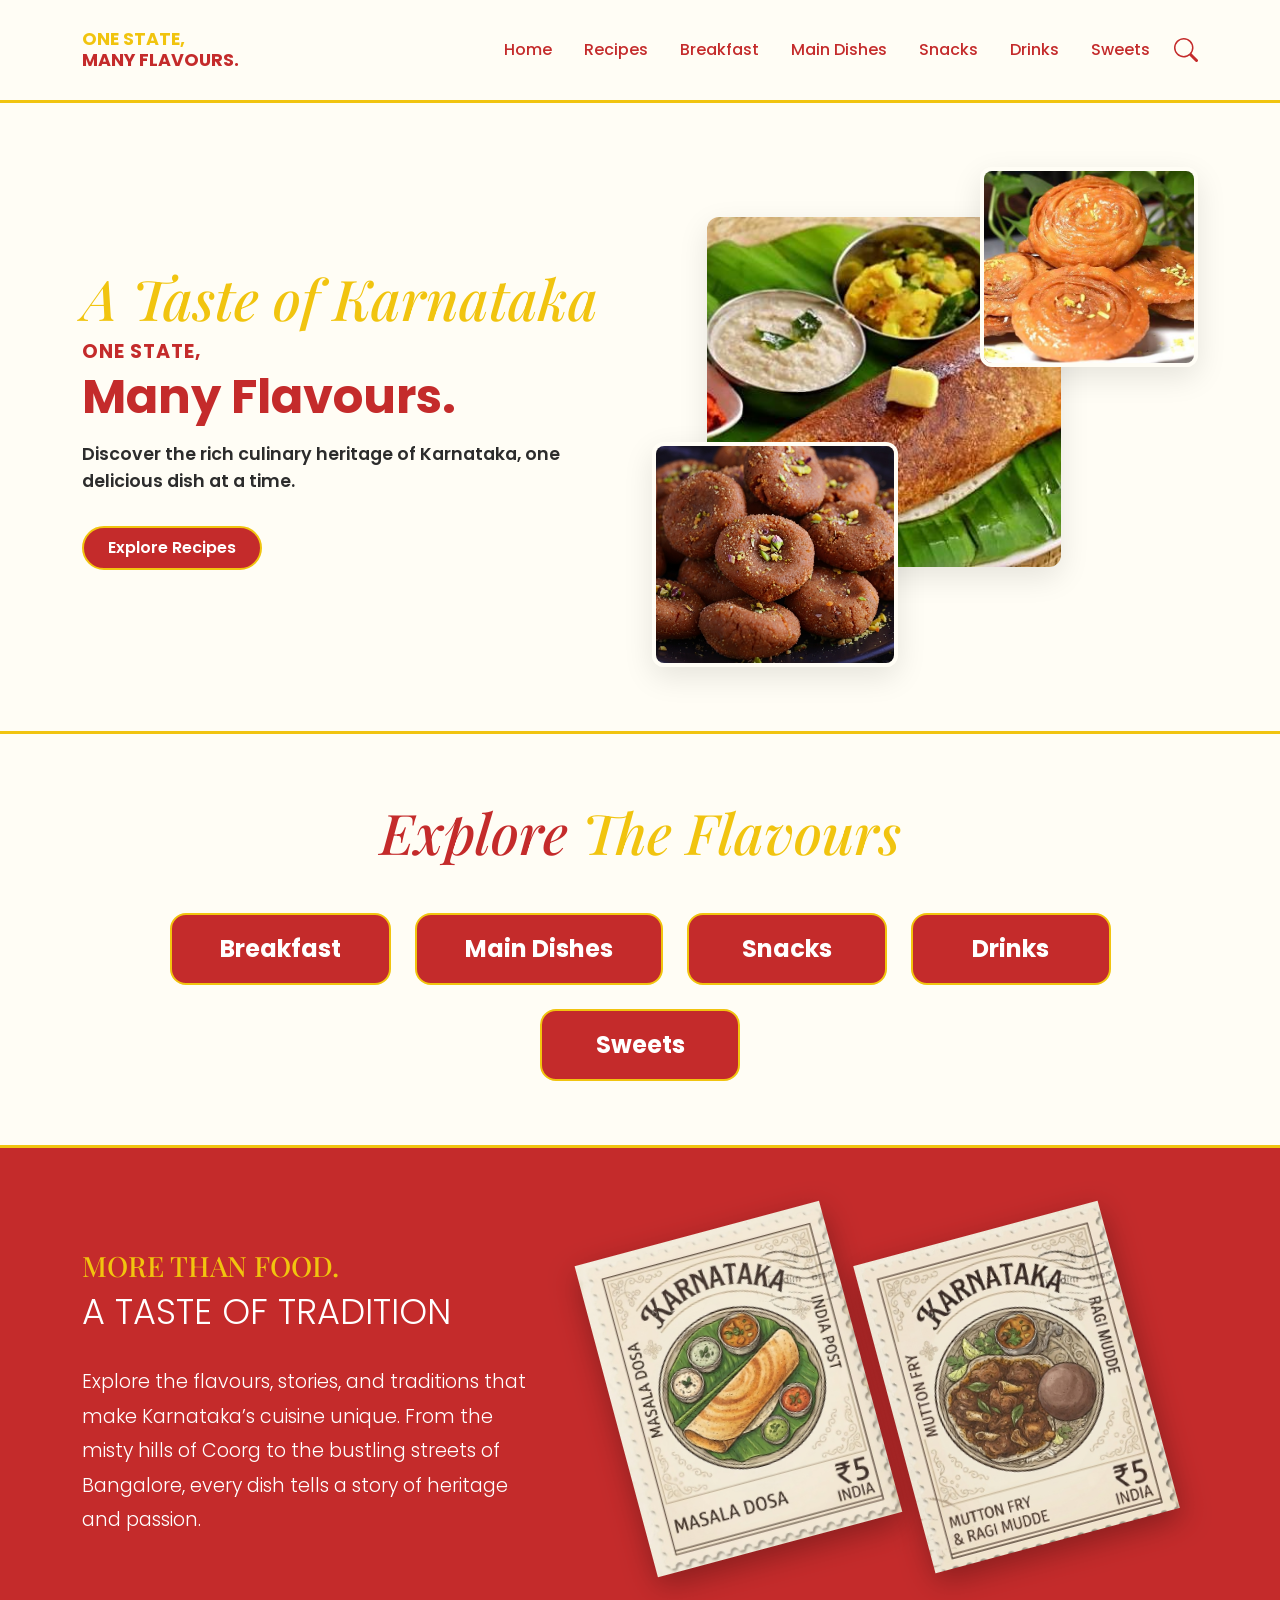
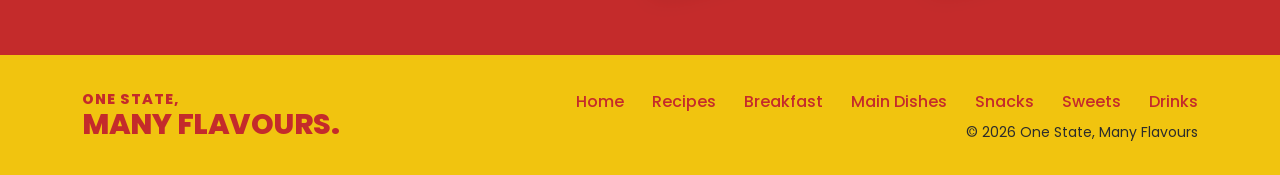
<file: website/index.html>
<!DOCTYPE html>
<html lang="en">
<head>
    <meta charset="UTF-8">
    <meta name="viewport" content="width=device-width, initial-scale=1.0">
    <title>A Taste of Karnataka - One State, Many Flavours</title>
    
    <link href="https://cdn.jsdelivr.net/npm/bootstrap@5.3.0/dist/css/bootstrap.min.css" rel="stylesheet">
    
    <link rel="preconnect" href="https://fonts.googleapis.com">
    <link rel="preconnect" href="https://fonts.gstatic.com" crossorigin>
    <link href="https://fonts.googleapis.com/css2?family=Playfair+Display:ital,wght@0,400;0,700;1,400;1,700&family=Poppins:wght@300;400;600;700&display=swap" rel="stylesheet">
    
    <link rel="stylesheet" href="css/style.css">
</head>
<body>

    <!-- Navigation Bar -->
    <nav class="navbar navbar-expand-lg sticky-top">
        <div class="container">
            <a class="navbar-brand" href="#">
                <span class="text-yellow">ONE STATE,</span><br>MANY FLAVOURS.
            </a>
            <button class="navbar-toggler" type="button" data-bs-toggle="collapse" data-bs-target="#mainNav">
                <span class="navbar-toggler-icon"></span>
            </button>
            <div class="collapse navbar-collapse" id="mainNav">
                <ul class="navbar-nav ms-auto mb-2 mb-lg-0 align-items-center">
                    <li class="nav-item"><a class="nav-link" href="index.html">Home</a></li>
                    <li class="nav-item"><a class="nav-link" href="recipes.html">Recipes</a></li>
                    <li class="nav-item"><a class="nav-link" href="breakfast.html">Breakfast</a></li>
                    <li class="nav-item"><a class="nav-link" href="main dishes.html">Main Dishes</a></li>
                    <li class="nav-item"><a class="nav-link" href="snacks.html">Snacks</a></li>
                    <li class="nav-item"><a class="nav-link active" href="drinks.html">Drinks</a></li>
                    <li class="nav-item"><a class="nav-link" href="sweets.html">Sweets</a></li>
                    
                    <li class="nav-item ms-3 position-relative">
                        <svg xmlns="http://www.w3.org/2000/svg" width="24" height="24" fill="currentColor" class="bi bi-search search-icon" viewBox="0 0 16 16" onclick="toggleSearch()">
                            <path d="M11.742 10.344a6.5 6.5 0 1 0-1.397 1.398h-.001c.03.04.062.078.098.115l3.85 3.85a1 1 0 0 0 1.415-1.414l-3.85-3.85a1.007 1.007 0 0 0-.115-.1zM12 6.5a5.5 5.5 0 1 1-11 0 5.5 5.5 0 0 1 11 0z"/>
                        </svg>
                        <div class="search-overlay" id="searchOverlay">
                            <input type="text" id="searchInput" placeholder="Search recipes..." onkeyup="filterContent()">
                            <button class="btn-close-search" onclick="toggleSearch()">×</button>
                        </div>
                    </li>
                </ul>
            </div>
        </div>
    </nav>
    
    <div class="yellow-divider"></div>

    <!-- Hero Section -->
    <header class="hero-section searchable-item">
        <div class="container">
            <div class="row align-items-center">
                <div class="col-lg-6 mb-5 mb-lg-0">
                    <h1 class="hero-title-script">A Taste of Karnataka</h1>
                    <h2 class="hero-subtitle-wrapper">
                        <span class="small-red-text">ONE STATE,</span> 
                        <span class="large-red-text">Many Flavours.</span>
                    </h2>
                    <p class="hero-desc">Discover the rich culinary heritage of Karnataka, one delicious dish at a time.</p>
                    <a href="#explore" class="btn btn-explore">Explore Recipes</a>
                </div>
                <div class="col-lg-6">
                    <div class="collage-container">
                        <img src="images/hero-thali.jpg" alt="Traditional Thali" class="img-collage img-main">
                        <img src="images/hero-Chiroti.jpg" alt="Chiroti" class="img-collage img-float-1">
                        <img src="images/hero-sweets.jpg" alt="Sweets" class="img-collage img-float-2">
                    </div>
                </div>
            </div>
        </div>
    </header>
    
    <div class="yellow-divider"></div>

        <!-- Explore Flavours Section -->
    <section id="explore" class="explore-section searchable-item">
        <div class="container">
            <h2 class="section-title">
                <span class="text-red">Explore</span> The Flavours
            </h2>
            
            <div class="category-grid">
                <a href="breakfast.html" class="cat-btn">Breakfast</a>
                <a href="main dishes.html" class="cat-btn">Main Dishes</a>
                <a href="snacks.html" class="cat-btn">Snacks</a>
                <a href="drinks.html" class="cat-btn">Drinks</a>
                <a href="sweets.html" class="cat-btn">Sweets</a>
            </div>
        </div>
    </section>
    <div class="yellow-divider"></div>

    <!-- Tradition Section -->
    <section class="tradition-section searchable-item">
        <div class="container">
            <div class="row align-items-center">
                <div class="col-lg-5 mb-5 mb-lg-0">
                    <h3 class="tradition-title text-yellow">MORE THAN FOOD.</h3>
                    <h4 class="tradition-subtitle">A TASTE OF TRADITION</h4>
                    <p class="tradition-text">
                        Explore the flavours, stories, and traditions that make Karnataka’s cuisine unique. From the misty hills of Coorg to the bustling streets of Bangalore, every dish tells a story of heritage and passion.
                    </p>
                </div>
                <div class="col-lg-7">
                    <div class="row justify-content-center">
                        <div class="col-md-5 col-6 mb-4">
                            <div class="stamp-wrapper rotate-left">
                                <img src="images/stamp-dosa.png" alt="Masala Dosa Stamp" class="stamp-image">
                            </div>
                        </div>
                        <div class="col-md-5 col-6 mb-4">
                            <div class="stamp-wrapper rotate-right">
                                <img src="images/stamp-mutton.png" alt="Mutton Fry Stamp" class="stamp-image">
                            </div>
                        </div>
                    </div>
                </div>
            </div>
        </div>
    </section>

    <div class="yellow-divider"></div>

    <!-- Footer -->
    <footer>
        <div class="container">
            <div class="row align-items-center">
                <div class="col-md-4 text-center text-md-start mb-3 mb-md-0">
                    <div class="footer-logo">
                        <span class="footer-small">ONE STATE,</span>
                        MANY FLAVOURS.
                    </div>
                </div>
                <div class="col-md-8 text-center text-md-end">
                    <div class="footer-links mb-2">
                        <a href="index.html">Home</a>
                        <a href="recipes.html">Recipes</a>
                        <a href="breakfast.html">Breakfast</a>
                        <a href="main dishes.html">Main Dishes</a>
                        <a href="snacks.html">Snacks</a>
                        <a href="sweets.html">Sweets</a>
                        <a href="drinks.html">Drinks</a>
                    </div>
                    <small class="d-block mt-2">&copy; 2026 One State, Many Flavours</small>
                </div>
            </div>
        </div>
    </footer>

    <script src="https://cdn.jsdelivr.net/npm/bootstrap@5.3.0/dist/js/bootstrap.bundle.min.js"></script>
    <script src="js/script.js"></script>
</body>
</html>
</file>
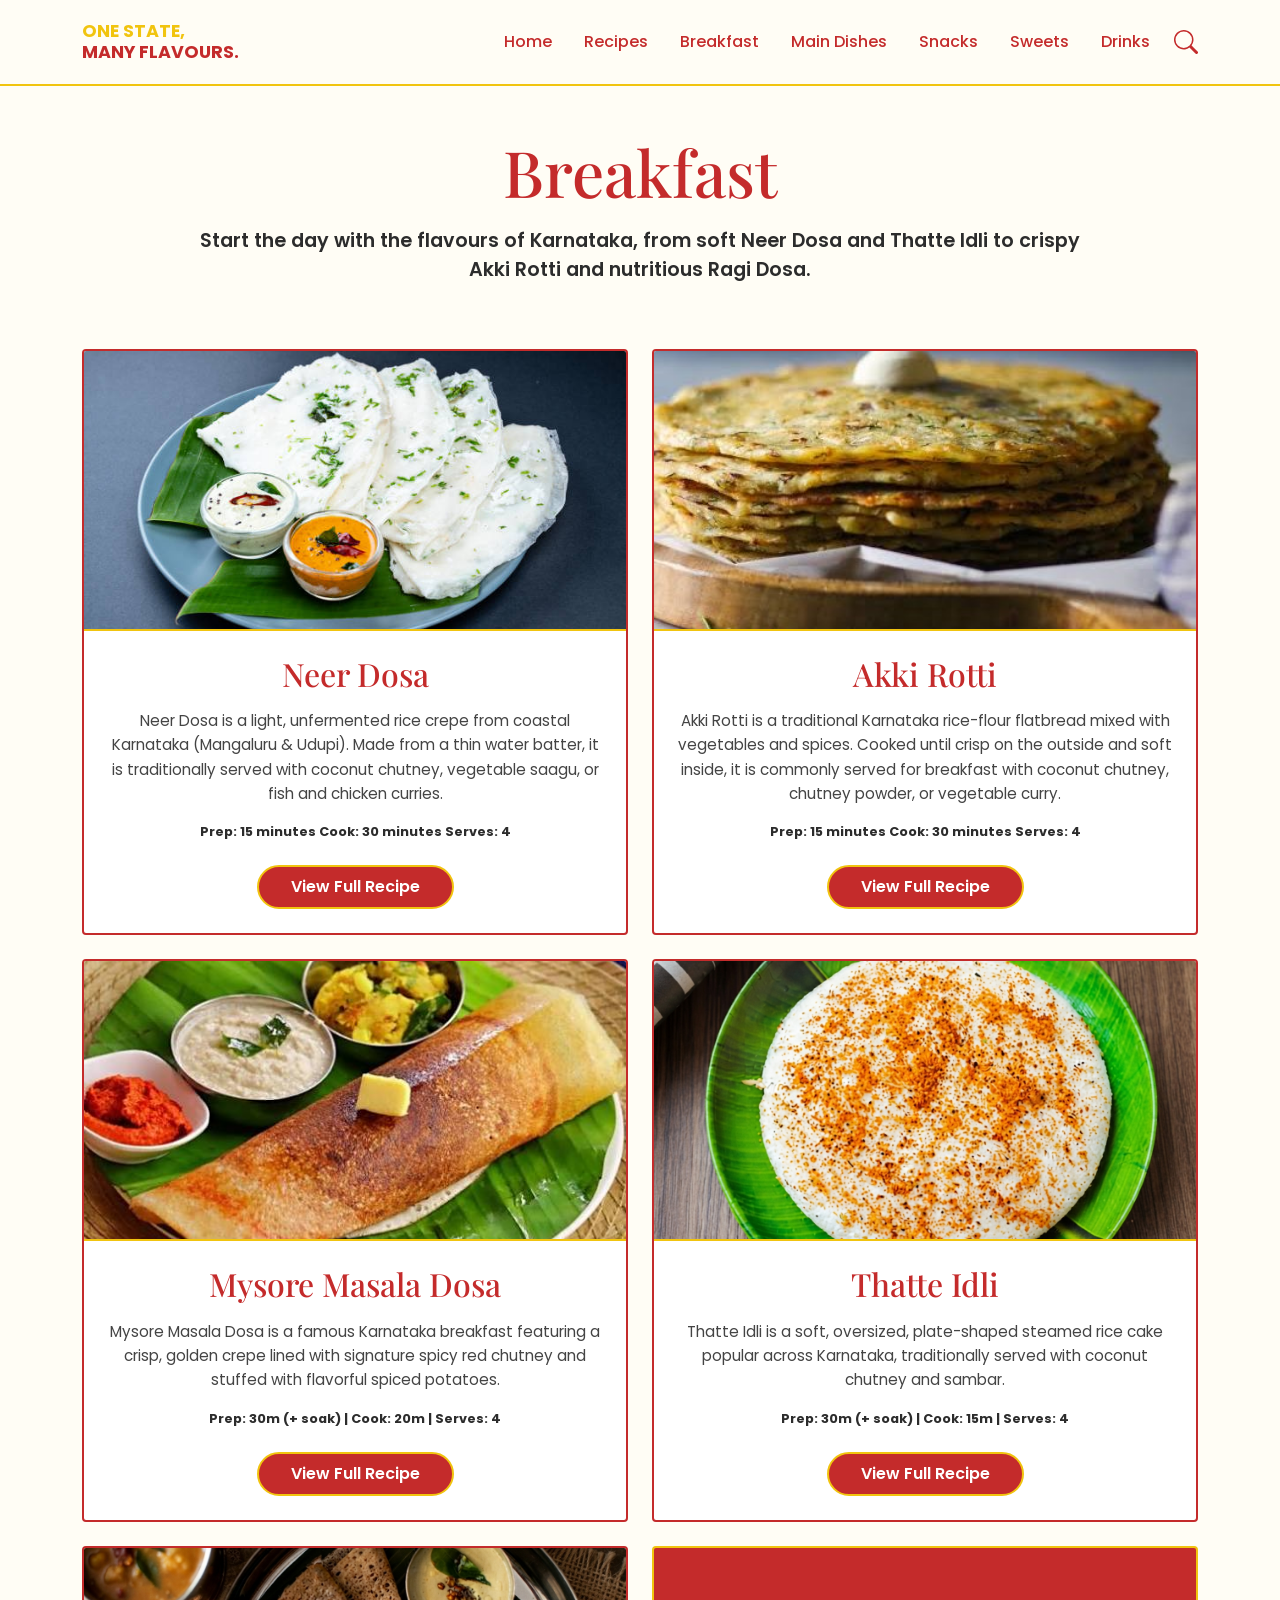
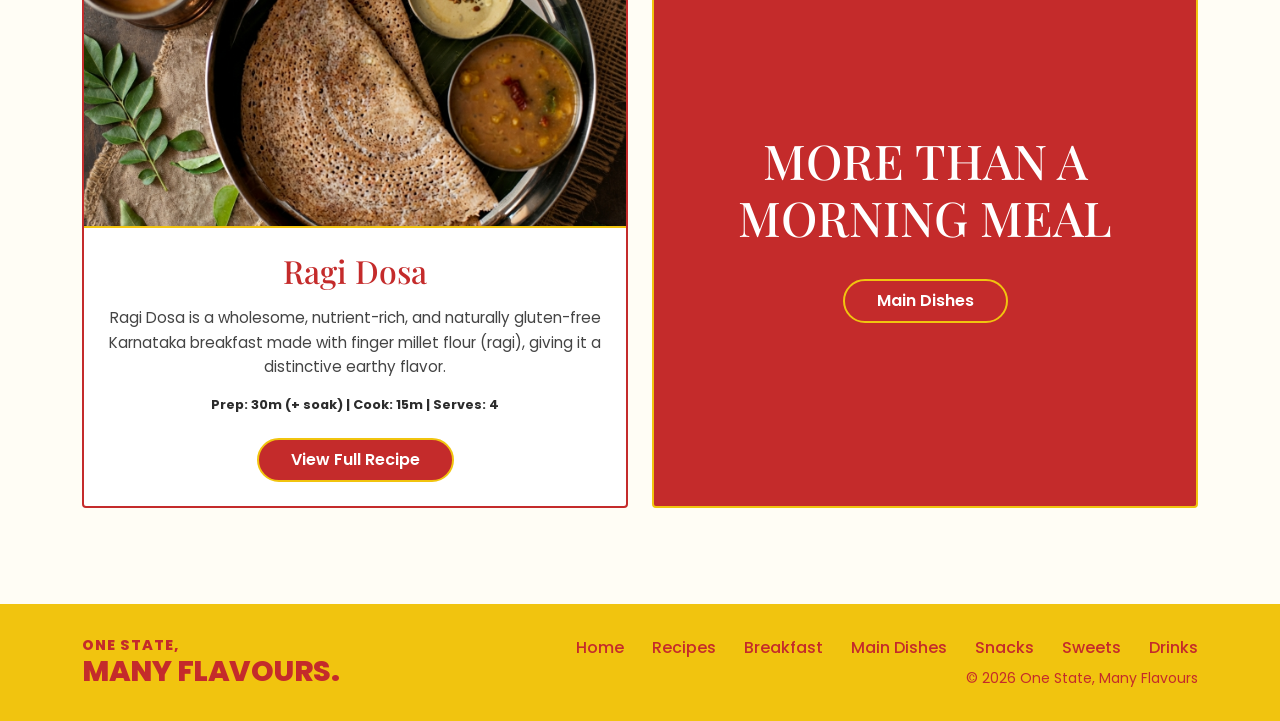
<file: website/breakfast.html>
<!DOCTYPE html>
<html lang="en">
<head>
    <meta charset="UTF-8">
    <meta name="viewport" content="width=device-width, initial-scale=1.0">
    <title>Breakfast | One State, Many Flavours</title>
    
    <!-- Bootstrap 5 CSS -->
    <link href="https://cdn.jsdelivr.net/npm/bootstrap@5.3.0/dist/css/bootstrap.min.css" rel="stylesheet">
    
    <!-- Google Fonts -->
    <link rel="preconnect" href="https://fonts.googleapis.com">
    <link rel="preconnect" href="https://fonts.gstatic.com" crossorigin>
    <link href="https://fonts.googleapis.com/css2?family=Playfair+Display:ital,wght@0,400;0,700;1,400;1,700&family=Poppins:wght@300;400;600;700&display=swap" rel="stylesheet">
    
    <!-- Custom CSS -->
    <link rel="stylesheet" href="css/category-style.css">
</head>
<body>

    <!-- Navigation Bar -->
    <nav class="navbar navbar-expand-lg sticky-top">
        <div class="container">
             <a class="navbar-brand" href="index.html">
                <span class="text-yellow">ONE STATE,</span><br>MANY FLAVOURS.
            </a>
            <button class="navbar-toggler" type="button" data-bs-toggle="collapse" data-bs-target="#mainNav">
                <span class="navbar-toggler-icon"></span>
            </button>
            <div class="collapse navbar-collapse" id="mainNav">
                <ul class="navbar-nav ms-auto mb-2 mb-lg-0 align-items-center">
                    <li class="nav-item"><a class="nav-link" href="index.html">Home</a></li>
                    <li class="nav-item"><a class="nav-link" href="recipes.html">Recipes</a></li>
                    <li class="nav-item"><a class="nav-link active" href="breakfast.html">Breakfast</a></li>
                    <li class="nav-item"><a class="nav-link" href="main dishes.html">Main Dishes</a></li>
                    <li class="nav-item"><a class="nav-link" href="snacks.html">Snacks</a></li>
                    <li class="nav-item"><a class="nav-link" href="sweets.html">Sweets</a></li>
                    <li class="nav-item"><a class="nav-link" href="drinks.html">Drinks</a></li>
                    
                    <!-- Search Icon & Overlay -->
                    <li class="nav-item ms-3 position-relative">
                        <svg xmlns="http://www.w3.org/2000/svg" width="24" height="24" fill="currentColor" class="bi bi-search search-icon" viewBox="0 0 16 16" onclick="toggleSearch()">
                            <path d="M11.742 10.344a6.5 6.5 0 1 0-1.397 1.398h-.001c.03.04.062.078.098.115l3.85 3.85a1 1 0 0 0 1.415-1.414l-3.85-3.85a1.007 1.007 0 0 0-.115-.1zM12 6.5a5.5 5.5 0 1 1-11 0 5.5 5.5 0 0 1 11 0z"/>
                        </svg>
                        <div class="search-overlay" id="searchOverlay">
                            <input type="text" id="searchInput" placeholder="Search recipes..." onkeyup="filterContent()">
                            <button class="btn-close-search" onclick="toggleSearch()">×</button>
                        </div>
                    </li>
                </ul>
            </div>
        </div>
    </nav>

    <!-- Page Header -->
    <header class="category-header searchable-item">
        <div class="container">
            <h1 class="category-title">Breakfast</h1>
            <p class="category-subtitle">Start the day with the flavours of Karnataka, from soft Neer Dosa and Thatte Idli to crispy Akki Rotti and nutritious Ragi Dosa.</p>
        </div>
    </header>

    <!-- Recipe Grid Section -->
    <section class="recipe-grid-section">
        <div class="container">
            <div class="row g-4 searchable-item">
                
                <!-- Card 1: Neer Dosa -->
                <div class="col-lg-6">
                    <div class="recipe-card-horizontal">
                        <div class="card-img-wrapper">
                            <img src="images/breakfast/neer-dosa.jpg" alt="Neer Dosa">
                        </div>
                        <div class="card-content">
                            <h3 class="card-title-serif">Neer Dosa</h3>
                            <p class="card-desc">Neer Dosa is a light, unfermented rice crepe from coastal Karnataka (Mangaluru & Udupi). Made from a thin water batter, it is traditionally served with coconut chutney, vegetable saagu, or fish and chicken curries.</p>
                            <div class="card-meta">Prep: 15 minutes Cook: 30 minutes Serves: 4</div>
                        </div>
                        <div class="card-footer-action">
                            <button class="btn-view-full recipe-toggle" data-target="neer-dosa-details">View Full Recipe</button>
                        </div>
                        <!-- Dropdown Content -->
                        <div id="neer-dosa-details" class="recipe-details-dropdown">
                            <div class="details-inner">
                                <h4>Ingredients</h4>
                                <ul class="ingredient-list">
                                    <li>2 cups raw rice (sona masoori or parboiled)</li>
                                    <li>4 cups water (for soaking + grinding)</li>
                                    <li>1 tsp salt</li>
                                    <li>Oil or ghee (for cooking)</li>
                                </ul>
                                <h4>Instructions</h4>
                                <ol class="instruction-list">
                                    <li>Wash rice thoroughly and soak in 3 cups water for 4-6 hours.</li>
                                    <li>Drain water and grind rice with 1 cup fresh water into a smooth, thin batter. Add salt.</li>
                                    <li>Heat a non-stick tawa on medium heat. Pour a ladleful of batter and swirl quickly to form a thin crepe.</li>
                                    <li>Drizzle oil/ghee around edges. Cook until bottom is lightly golden (no flipping needed).</li>
                                    <li>Fold or roll and serve hot with coconut chutney, saagu, or curry.</li>
                                </ol>
                            </div>
                        </div>
                    </div>
                </div>

                <!-- Card 2: Akki Rotti -->
                <div class="col-lg-6">
                    <div class="recipe-card-horizontal">
                        <div class="card-img-wrapper">
                            <img src="images/breakfast/akki-rotti.jpg" alt="Akki Rotti">
                        </div>
                        <div class="card-content">
                            <h3 class="card-title-serif">Akki Rotti</h3>
                            <p class="card-desc">Akki Rotti is a traditional Karnataka rice-flour flatbread mixed with vegetables and spices. Cooked until crisp on the outside and soft inside, it is commonly served for breakfast with coconut chutney, chutney powder, or vegetable curry.</p>
                            <div class="card-meta">Prep: 15 minutes Cook: 30 minutes Serves: 4</div>
                        </div>
                        <div class="card-footer-action">
                            <button class="btn-view-full recipe-toggle" data-target="akki-rotti-details">View Full Recipe</button>
                        </div>
                        <div id="akki-rotti-details" class="recipe-details-dropdown">
                            <div class="details-inner">
                                <h4>Ingredients</h4>
                                <ul class="ingredient-list">
                                    <li>2 cups rice flour</li>
                                    <li>1 cup finely chopped onions</li>
                                    <li>2 green chillies, chopped</li>
                                    <li>2 tbsp grated coconut</li>
                                    <li>2 tbsp chopped coriander leaves</li>
                                    <li>1 tsp cumin seeds</li>
                                    <li>Salt to taste</li>
                                    <li>Water (as needed)</li>
                                    <li>Oil (for cooking)</li>
                                </ul>
                                <h4>Instructions</h4>
                                <ol class="instruction-list">
                                    <li>Mix rice flour, onions, chillies, coconut, coriander, cumin, and salt in a bowl.</li>
                                    <li>Gradually add water and knead into a soft dough (not sticky).</li>
                                    <li>Take a lemon-sized ball, place on oiled plastic sheet, and flatten evenly with wet fingers.</li>
                                    <li>Carefully invert onto a hot tawa. Peel off plastic gently.</li>
                                    <li>Drizzle oil around edges. Cook on medium heat until golden brown on both sides.</li>
                                    <li>Serve hot with coconut chutney or pickle.</li>
                                </ol>
                            </div>
                        </div>
                    </div>
                </div>

                <!-- Card 3: Mysore Masala Dosa -->
                <div class="col-lg-6">
                    <div class="recipe-card-horizontal">
                        <div class="card-img-wrapper">
                            <img src="images/breakfast/mysore-masala-dosa.jpg" alt="Mysore Masala Dosa">
                        </div>
                        <div class="card-content">
                            <h3 class="card-title-serif">Mysore Masala Dosa</h3>
                            <p class="card-desc">Mysore Masala Dosa is a famous Karnataka breakfast featuring a crisp, golden crepe lined with signature spicy red chutney and stuffed with flavorful spiced potatoes.</p>
                            <div class="card-meta">Prep: 30m (+ soak) | Cook: 20m | Serves: 4</div>
                        </div>
                        <div class="card-footer-action">
                            <button class="btn-view-full recipe-toggle" data-target="mysore-dosa-details">View Full Recipe</button>
                        </div>
                        <div id="mysore-dosa-details" class="recipe-details-dropdown">
                            <div class="details-inner">
                                <h4>Ingredients</h4>
                                <ul class="ingredient-list">
                                    <li>2 cups dosa batter (rice & urad dal)</li>
                                    <li>3 medium potatoes, boiled & mashed</li>
                                    <li>1 onion, finely chopped</li>
                                    <li>2 tbsp mysore red chutney paste</li>
                                    <li>1 tsp mustard seeds</li>
                                    <li>Curry leaves, turmeric, salt</li>
                                    <li>Ghee or oil for roasting</li>
                                </ul>
                                <h4>Instructions</h4>
                                <ol class="instruction-list">
                                    <li>Temper mustard seeds and curry leaves in oil. Add onions and sauté until translucent.</li>
                                    <li>Add mashed potatoes, turmeric, salt, and mix well. Let cool.</li>
                                    <li>Spread dosa batter thinly on a hot tawa. Drizzle ghee around edges.</li>
                                    <li>Once crisp, spread a layer of mysore red chutney on the inner side.</li>
                                    <li>Place potato filling in the center, fold or roll, and serve immediately with sambar and chutney.</li>
                                </ol>
                            </div>
                        </div>
                    </div>
                </div>

                <!-- Card 4: Thatte Idli -->
                <div class="col-lg-6">
                    <div class="recipe-card-horizontal">
                        <div class="card-img-wrapper">
                            <img src="images/breakfast/thatte-Idli.jpg" alt="Thatte Idli">
                        </div>
                        <div class="card-content">
                            <h3 class="card-title-serif">Thatte Idli</h3>
                            <p class="card-desc">Thatte Idli is a soft, oversized, plate-shaped steamed rice cake popular across Karnataka, traditionally served with coconut chutney and sambar.</p>
                            <div class="card-meta">Prep: 30m (+ soak) | Cook: 15m | Serves: 4</div>
                        </div>
                        <div class="card-footer-action">
                            <button class="btn-view-full recipe-toggle" data-target="thatte-idli-details">View Full Recipe</button>
                        </div>
                        <div id="thatte-idli-details" class="recipe-details-dropdown">
                            <div class="details-inner">
                                <h4>Ingredients</h4>
                                <ul class="ingredient-list">
                                    <li>3 cups idli rice</li>
                                    <li>1 cup urad dal</li>
                                    <li>1 tsp fenugreek seeds</li>
                                    <li>Salt to taste</li>
                                    <li>Water for grinding</li>
                                </ul>
                                <h4>Instructions</h4>
                                <ol class="instruction-list">
                                    <li>Soak rice and urad dal separately for 6-8 hours with fenugreek seeds in dal.</li>
                                    <li>Grind dal to fluffy batter and rice to smooth batter. Mix together with salt.</li>
                                    <li>Ferment overnight in a warm place until doubled in volume.</li>
                                    <li>Pour batter onto greased thatte idli plates (flat steel plates).</li>
                                    <li>Steam in an idli cooker or large vessel for 12-15 minutes until cooked through.</li>
                                    <li>Serve hot with coconut chutney and sambar.</li>
                                </ol>
                            </div>
                        </div>
                    </div>
                </div>

                <!-- Card 5: Ragi Dosa -->
                <div class="col-lg-6">
                    <div class="recipe-card-horizontal">
                        <div class="card-img-wrapper">
                            <img src="images/breakfast/ragi-dosa.jpg" alt="Ragi Dosa">
                        </div>
                        <div class="card-content">
                            <h3 class="card-title-serif">Ragi Dosa</h3>
                            <p class="card-desc">Ragi Dosa is a wholesome, nutrient-rich, and naturally gluten-free Karnataka breakfast made with finger millet flour (ragi), giving it a distinctive earthy flavor.</p>
                            <div class="card-meta">Prep: 30m (+ soak) | Cook: 15m | Serves: 4</div>
                        </div>
                        <div class="card-footer-action">
                            <button class="btn-view-full recipe-toggle" data-target="ragi-dosa-details">View Full Recipe</button>
                        </div>
                        <div id="ragi-dosa-details" class="recipe-details-dropdown">
                            <div class="details-inner">
                                <h4>Ingredients</h4>
                                <ul class="ingredient-list">
                                    <li>1 cup ragi flour (finger millet)</li>
                                    <li>½ cup rice flour</li>
                                    <li>2 tbsp finely chopped onions</li>
                                    <li>1 green chilli, chopped</li>
                                    <li>2 tbsp chopped coriander</li>
                                    <li>1 tsp cumin seeds</li>
                                    <li>Salt to taste</li>
                                    <li>Water (to make thin batter)</li>
                                    <li>Oil or ghee for cooking</li>
                                </ul>
                                <h4>Instructions</h4>
                                <ol class="instruction-list">
                                    <li>Mix ragi flour, rice flour, onions, chilli, coriander, cumin, and salt in a bowl.</li>
                                    <li>Gradually add water while mixing to form a thin, pourable batter (no lumps).</li>
                                    <li>Let the batter rest for 15-20 minutes.</li>
                                    <li>Heat a tawa on medium-high. Pour batter from a height in a circular motion to create holes.</li>
                                    <li>Drizzle oil around edges. Cook until crispy and golden brown.</li>
                                    <li>Serve hot with coconut chutney or tomato chutney.</li>
                                </ol>
                            </div>
                        </div>
                    </div>
                </div>

                <!-- Promo Box -->
                <div class="col-lg-6">
                    <div class="promo-box-red">
                        <h2 class="promo-title">MORE THAN A<br>MORNING MEAL</h2>
                        <a href="main dishes.html" class="btn-promo-outline">Main Dishes</a>
                    </div>
                </div>

            </div>
        </div>
    </section>

    <!-- Footer -->
    <footer>
        <div class="container">
            <div class="row align-items-center">
                <div class="col-md-4 text-center text-md-start mb-3 mb-md-0">
                    <div class="footer-logo">
                        <span class="footer-small">ONE STATE,</span>
                        MANY FLAVOURS.
                    </div>
                </div>
                <div class="col-md-8 text-center text-md-end">
                    <div class="footer-links mb-2">
                        <a href="index.html">Home</a>
                        <a href="recipes.html">Recipes</a>
                        <a href="breakfast.html">Breakfast</a>
                        <a href="main dishes.html">Main Dishes</a>
                        <a href="snacks.html">Snacks</a>
                        <a href="sweets.html">Sweets</a>
                        <a href="drinks.html">Drinks</a>
                    </div>
                    <small class="d-block mt-2">&copy; 2026 One State, Many Flavours</small>
                </div>
            </div>
        </div>
    </footer>

    <!-- Bootstrap JS -->
    <script src="https://cdn.jsdelivr.net/npm/bootstrap@5.3.0/dist/js/bootstrap.bundle.min.js"></script>
    <!-- Custom JS -->
    <script src="js/category-script.js"></script>
</body>
</html>
</file>
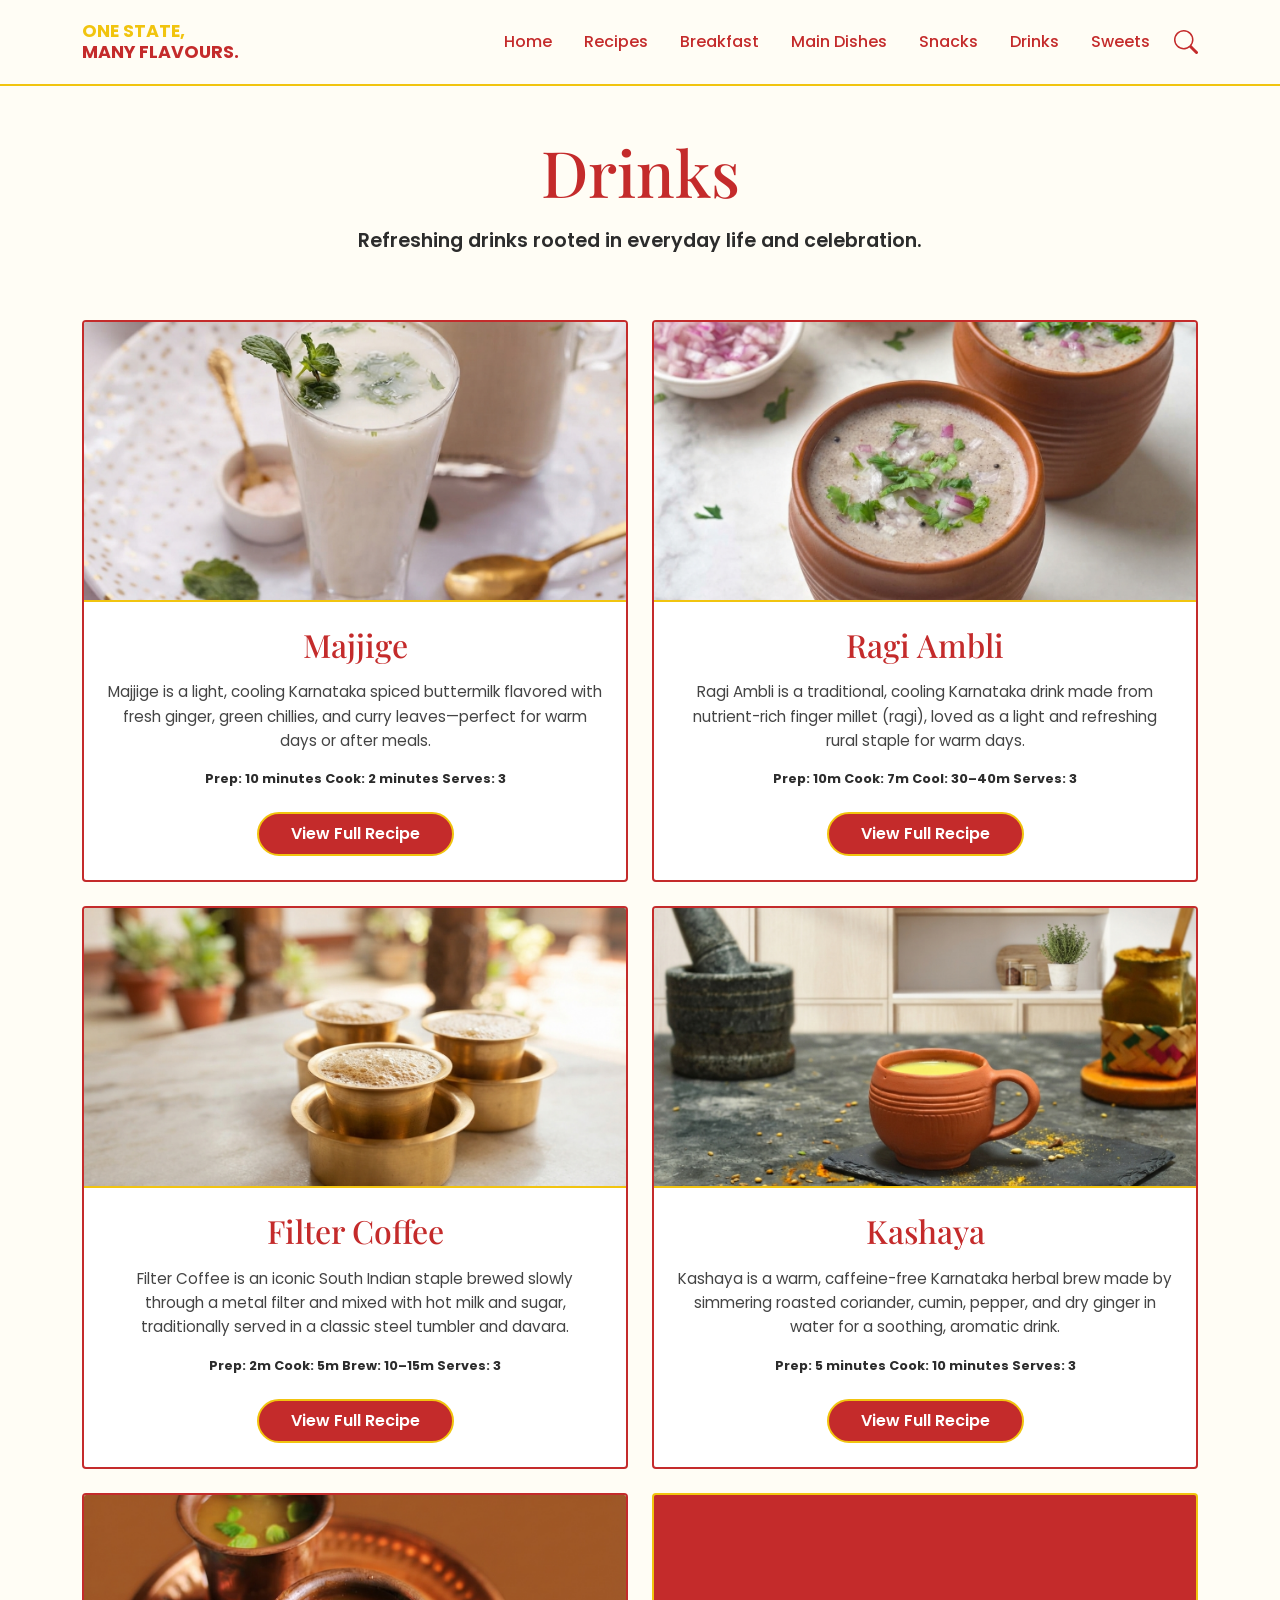
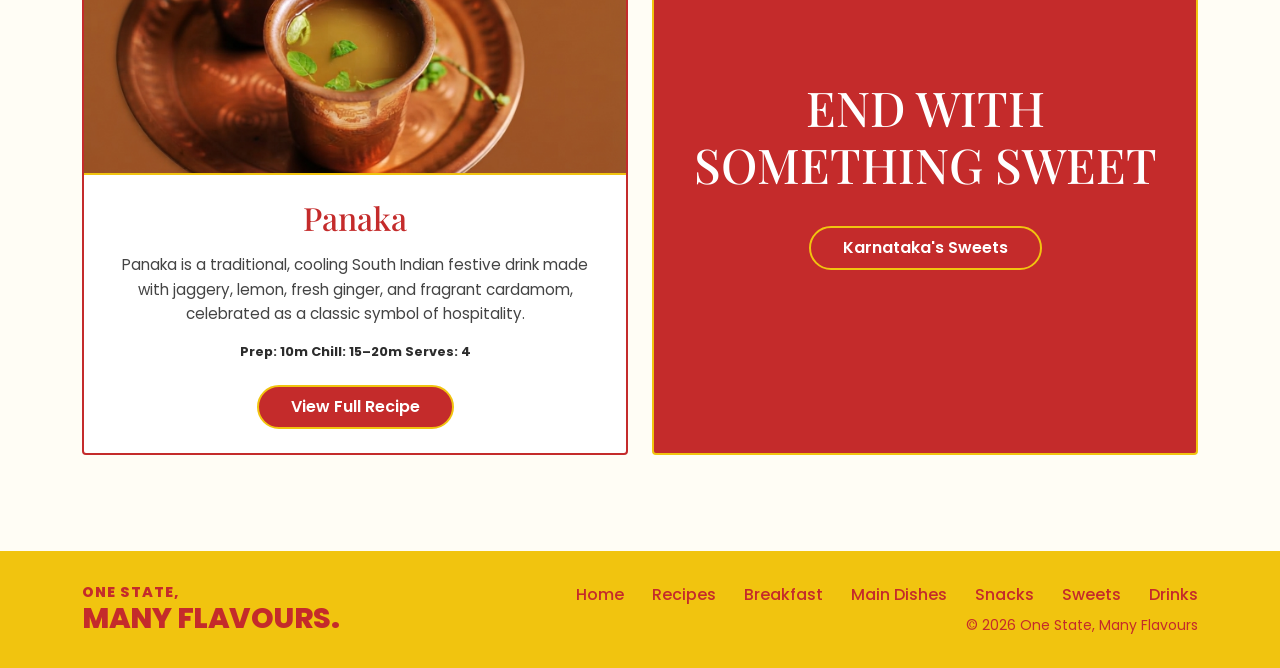
<file: website/drinks.html>
<!DOCTYPE html>
<html lang="en">
<head>
    <meta charset="UTF-8">
    <meta name="viewport" content="width=device-width, initial-scale=1.0">
    <title>Drinks | One State, Many Flavours</title>
    
    <!-- Bootstrap 5 CSS -->
    <link href="https://cdn.jsdelivr.net/npm/bootstrap@5.3.0/dist/css/bootstrap.min.css" rel="stylesheet">
    
    <!-- Google Fonts -->
    <link rel="preconnect" href="https://fonts.googleapis.com">
    <link rel="preconnect" href="https://fonts.gstatic.com" crossorigin>
    <link href="https://fonts.googleapis.com/css2?family=Playfair+Display:ital,wght@0,400;0,700;1,400;1,700&family=Poppins:wght@300;400;600;700&display=swap" rel="stylesheet">
    
    <!-- Custom CSS (Same as other pages) -->
    <link rel="stylesheet" href="css/category-style.css">
</head>
<body>

    <!-- Navigation Bar -->
    <nav class="navbar navbar-expand-lg sticky-top">
        <div class="container">
            <a class="navbar-brand" href="index.html">
                <span class="text-yellow">ONE STATE,</span><br>MANY FLAVOURS.
            </a>
            
            <button class="navbar-toggler" type="button" data-bs-toggle="collapse" data-bs-target="#mainNav">
                <span class="navbar-toggler-icon"></span>
            </button>
            
            <div class="collapse navbar-collapse" id="mainNav">
                <ul class="navbar-nav ms-auto mb-2 mb-lg-0 align-items-center">
                    <li class="nav-item"><a class="nav-link" href="index.html">Home</a></li>
                    <li class="nav-item"><a class="nav-link" href="recipes.html">Recipes</a></li>
                    <li class="nav-item"><a class="nav-link" href="breakfast.html">Breakfast</a></li>
                    <li class="nav-item"><a class="nav-link" href="main dishes.html">Main Dishes</a></li>
                    <li class="nav-item"><a class="nav-link" href="snacks.html">Snacks</a></li>
                    <li class="nav-item"><a class="nav-link active" href="drinks.html">Drinks</a></li>
                    <li class="nav-item"><a class="nav-link" href="sweets.html">Sweets</a></li>
                    
                    <!-- Search Icon & Overlay -->
                    <li class="nav-item ms-3 position-relative">
                        <svg xmlns="http://www.w3.org/2000/svg" width="24" height="24" fill="currentColor" class="bi bi-search search-icon" viewBox="0 0 16 16" onclick="toggleSearch()">
                            <path d="M11.742 10.344a6.5 6.5 0 1 0-1.397 1.398h-.001c.03.04.062.078.098.115l3.85 3.85a1 1 0 0 0 1.415-1.414l-3.85-3.85a1.007 1.007 0 0 0-.115-.1zM12 6.5a5.5 5.5 0 1 1-11 0 5.5 5.5 0 0 1 11 0z"/>
                        </svg>
                        <div class="search-overlay" id="searchOverlay">
                            <input type="text" id="searchInput" placeholder="Search recipes..." onkeyup="filterContent()">
                            <button class="btn-close-search" onclick="toggleSearch()">×</button>
                        </div>
                    </li>
                </ul>
            </div>
        </div>
    </nav>
    <!-- Page Header -->
    <header class="category-header searchable-item">
        <div class="container">
            <h1 class="category-title">Drinks</h1>
            <p class="category-subtitle">Refreshing drinks rooted in everyday life and celebration.</p>
        </div>
    </header>

    <!-- Recipe Grid Section -->
    <section class="recipe-grid-section">
        <div class="container">
            <div class="row g-4 searchable-item">
                
                <!-- Card 1: Majjige -->
                <div class="col-lg-6">
                    <div class="recipe-card-horizontal">
                        <div class="card-img-wrapper">
                            <img src="images/drinks/Majjige.jpg" alt="Majjige">
                        </div>
                        <div class="card-content">
                            <h3 class="card-title-serif">Majjige</h3>
                            <p class="card-desc">Majjige is a light, cooling Karnataka spiced buttermilk flavored with fresh ginger, green chillies, and curry leaves—perfect for warm days or after meals.</p>
                            <div class="card-meta">Prep: 10 minutes Cook: 2 minutes Serves: 3</div>
                        </div>
                        <div class="card-footer-action">
                            <button class="btn-view-full recipe-toggle" data-target="majjige-details">View Full Recipe</button>
                        </div>
                        <!-- Dropdown Content -->
                        <div id="majjige-details" class="recipe-details-dropdown">
                            <div class="details-inner">
                                <h4>Ingredients</h4>
                                <ul class="ingredient-list">
                                    <li>2 cups thick yogurt (curd)</li>
                                    <li>4 cups cold water</li>
                                    <li>1 inch ginger, crushed</li>
                                    <li>2 green chillies, slit</li>
                                    <li>10-12 curry leaves</li>
                                    <li>½ tsp mustard seeds</li>
                                    <li>Pinch of asafoetida</li>
                                    <li>Salt to taste</li>
                                    <li>1 tsp oil (for tempering)</li>
                                </ul>
                                <h4>Instructions</h4>
                                <ol class="instruction-list">
                                    <li>Whisk yogurt with cold water until smooth and frothy.</li>
                                    <li>Add crushed ginger, green chillies, curry leaves, and salt. Mix well.</li>
                                    <li>Heat oil in a small pan. Add mustard seeds and let them splutter.</li>
                                    <li>Add asafoetida and remaining curry leaves. Fry for 10 seconds.</li>
                                    <li>Pour tempering over the buttermilk mixture. Stir gently.</li>
                                    <li>Serve immediately chilled. Garnish with fresh coriander if desired.</li>
                                </ol>
                            </div>
                        </div>
                    </div>
                </div>

                <!-- Card 2: Ragi Ambli -->
                <div class="col-lg-6">
                    <div class="recipe-card-horizontal">
                        <div class="card-img-wrapper">
                            <img src="images/drinks/Ragi Ambli.jpg" alt="Ragi Ambli">
                        </div>
                        <div class="card-content">
                            <h3 class="card-title-serif">Ragi Ambli</h3>
                            <p class="card-desc">Ragi Ambli is a traditional, cooling Karnataka drink made from nutrient-rich finger millet (ragi), loved as a light and refreshing rural staple for warm days.</p>
                            <div class="card-meta">Prep: 10m Cook: 7m Cool: 30–40m Serves: 3</div>
                        </div>
                        <div class="card-footer-action">
                            <button class="btn-view-full recipe-toggle" data-target="ragi-ambli-details">View Full Recipe</button>
                        </div>
                        <div id="ragi-ambli-details" class="recipe-details-dropdown">
                            <div class="details-inner">
                                <h4>Ingredients</h4>
                                <ul class="ingredient-list">
                                    <li>½ cup ragi flour (finger millet)</li>
                                    <li>3 cups water</li>
                                    <li>1 small onion, finely chopped</li>
                                    <li>2 green chillies, chopped</li>
                                    <li>2 tbsp chopped coriander</li>
                                    <li>1 tsp cumin powder</li>
                                    <li>½ tsp chaat masala</li>
                                    <li>Salt to taste</li>
                                    <li>Lemon juice (optional)</li>
                                </ul>
                                <h4>Instructions</h4>
                                <ol class="instruction-list">
                                    <li>Mix ragi flour with 1 cup cold water to make a smooth slurry (no lumps).</li>
                                    <li>Boil remaining 2 cups water. Pour slurry into boiling water while stirring continuously.</li>
                                    <li>Cook on low heat for 5-7 minutes until it thickens slightly. Let it cool completely.</li>
                                    <li>Add chopped onion, green chillies, coriander, cumin powder, chaat masala, and salt.</li>
                                    <li>Add enough cold water to reach desired consistency. Mix well.</li>
                                    <li>Add lemon juice if desired. Serve chilled.</li>
                                </ol>
                            </div>
                        </div>
                    </div>
                </div>

                <!-- Card 3: Filter Coffee -->
                <div class="col-lg-6">
                    <div class="recipe-card-horizontal">
                        <div class="card-img-wrapper">
                            <img src="images/drinks/Filter Coffee.jpg" alt="Filter Coffee">
                        </div>
                        <div class="card-content">
                            <h3 class="card-title-serif">Filter Coffee</h3>
                            <p class="card-desc">Filter Coffee is an iconic South Indian staple brewed slowly through a metal filter and mixed with hot milk and sugar, traditionally served in a classic steel tumbler and davara.</p>
                            <div class="card-meta">Prep: 2m Cook: 5m Brew: 10–15m Serves: 3</div>
                        </div>
                        <div class="card-footer-action">
                            <button class="btn-view-full recipe-toggle" data-target="filter-coffee-details">View Full Recipe</button>
                        </div>
                        <div id="filter-coffee-details" class="recipe-details-dropdown">
                            <div class="details-inner">
                                <h4>Ingredients</h4>
                                <ul class="ingredient-list">
                                    <li>3 tbsp South Indian filter coffee powder</li>
                                    <li>1½ cups water (boiling)</li>
                                    <li>1½ cups full-fat milk</li>
                                    <li>3-4 tbsp sugar (adjust to taste)</li>
                                </ul>
                                <h4>Instructions</h4>
                                <ol class="instruction-list">
                                    <li>Add coffee powder to the top compartment of the filter. Press down gently with the perforated disc.</li>
                                    <li>Pour boiling water over the coffee. Cover and let it brew for 10-15 minutes.</li>
                                    <li>Meanwhile, boil milk in a separate vessel. Add sugar and stir until dissolved.</li>
                                    <li>Once brewing is complete, you'll have strong decoction in the bottom compartment.</li>
                                    <li>Mix ¼ cup decoction with ½ cup hot milk per serving. Adjust ratio to taste.</li>
                                    <li>Pour back and forth between tumbler and davara 3-4 times to create froth. Serve hot.</li>
                                </ol>
                            </div>
                        </div>
                    </div>
                </div>

                <!-- Card 4: Kashaya -->
                <div class="col-lg-6">
                    <div class="recipe-card-horizontal">
                        <div class="card-img-wrapper">
                            <img src="images/drinks/Kashaya.jpg" alt="Kashaya">
                        </div>
                        <div class="card-content">
                            <h3 class="card-title-serif">Kashaya</h3>
                            <p class="card-desc">Kashaya is a warm, caffeine-free Karnataka herbal brew made by simmering roasted coriander, cumin, pepper, and dry ginger in water for a soothing, aromatic drink.</p>
                            <div class="card-meta">Prep: 5 minutes Cook: 10 minutes Serves: 3</div>
                        </div>
                        <div class="card-footer-action">
                            <button class="btn-view-full recipe-toggle" data-target="kashaya-details">View Full Recipe</button>
                        </div>
                        <div id="kashaya-details" class="recipe-details-dropdown">
                            <div class="details-inner">
                                <h4>Ingredients</h4>
                                <ul class="ingredient-list">
                                    <li>2 tbsp coriander seeds</li>
                                    <li>1 tsp cumin seeds</li>
                                    <li>½ tsp black peppercorns</li>
                                    <li>1 inch dry ginger (sonth)</li>
                                    <li>4 cups water</li>
                                    <li>Jaggery or honey (to taste)</li>
                                    <li>Few tulsi leaves (optional)</li>
                                </ul>
                                <h4>Instructions</h4>
                                <ol class="instruction-list">
                                    <li>Dry roast coriander seeds, cumin seeds, peppercorns, and dry ginger on low heat for 2-3 minutes until fragrant.</li>
                                    <li>Crush the roasted spices lightly using a mortar and pestle.</li>
                                    <li>Bring water to a boil in a vessel. Add crushed spices and tulsi leaves.</li>
                                    <li>Simmer on low heat for 8-10 minutes until the water reduces by about one-third.</li>
                                    <li>Strain into cups. Add jaggery or honey while still warm. Stir until dissolved.</li>
                                    <li>Serve warm. Best consumed during monsoon or winter.</li>
                                </ol>
                            </div>
                        </div>
                    </div>
                </div>

                <!-- Card 5: Panaka -->
                <div class="col-lg-6">
                    <div class="recipe-card-horizontal">
                        <div class="card-img-wrapper">
                            <img src="images/drinks/Panaka.jpg" alt="Panaka">
                        </div>
                        <div class="card-content">
                            <h3 class="card-title-serif">Panaka</h3>
                            <p class="card-desc">Panaka is a traditional, cooling South Indian festive drink made with jaggery, lemon, fresh ginger, and fragrant cardamom, celebrated as a classic symbol of hospitality.</p>
                            <div class="card-meta">Prep: 10m Chill: 15–20m Serves: 4</div>
                        </div>
                        <div class="card-footer-action">
                            <button class="btn-view-full recipe-toggle" data-target="panaka-details">View Full Recipe</button>
                        </div>
                        <div id="panaka-details" class="recipe-details-dropdown">
                            <div class="details-inner">
                                <h4>Ingredients</h4>
                                <ul class="ingredient-list">
                                    <li>½ cup jaggery, grated</li>
                                    <li>4 cups water</li>
                                    <li>2 tbsp lemon juice</li>
                                    <li>1 inch ginger, grated</li>
                                    <li>4-5 green cardamom pods, crushed</li>
                                    <li>Pinch of edible camphor (pachha karpooram) - optional</li>
                                    <li>Few mint leaves</li>
                                    <li>Ice cubes</li>
                                </ul>
                                <h4>Instructions</h4>
                                <ol class="instruction-list">
                                    <li>Dissolve jaggery in 1 cup warm water. Strain to remove impurities.</li>
                                    <li>Add remaining cold water, lemon juice, grated ginger, and crushed cardamom.</li>
                                    <li>Add a tiny pinch of edible camphor if using. Mix well.</li>
                                    <li>Add mint leaves and stir gently.</li>
                                    <li>Refrigerate for 15-20 minutes until well chilled.</li>
                                    <li>Serve in traditional brass or copper tumblers with ice cubes. Garnish with mint.</li>
                                </ol>
                            </div>
                        </div>
                    </div>
                </div>

                <!-- Promo Box -->
                <div class="col-lg-6">
                    <div class="promo-box-red">
                        <h2 class="promo-title">END WITH<br>SOMETHING SWEET</h2>
                        <a href="sweets.html" class="btn-promo-outline">Karnataka's Sweets</a>
                    </div>
                </div>

            </div>
        </div>
    </section>

    <!-- Footer -->
    <footer>
        <div class="container">
            <div class="row align-items-center">
                <div class="col-md-4 text-center text-md-start mb-3 mb-md-0">
                    <div class="footer-logo">
                        <span class="footer-small">ONE STATE,</span>
                        MANY FLAVOURS.
                    </div>
                </div>
                <div class="col-md-8 text-center text-md-end">
                    <div class="footer-links mb-2">
                        <a href="index.html">Home</a>
                        <a href="recipes.html">Recipes</a>
                        <a href="breakfast.html">Breakfast</a>
                        <a href="main-dishes.html">Main Dishes</a>
                        <a href="snacks.html">Snacks</a>
                        <a href="sweets.html">Sweets</a>
                        <a href="#">Drinks</a>
                    </div>
                    <small class="d-block mt-2">&copy; 2026 One State, Many Flavours</small>
                </div>
            </div>
        </div>
    </footer>

    <!-- Bootstrap JS -->
    <script src="https://cdn.jsdelivr.net/npm/bootstrap@5.3.0/dist/js/bootstrap.bundle.min.js"></script>
    <!-- Same JS file as other category pages -->
    <script src="js/category-script.js"></script>
</body>
</html>
</file>
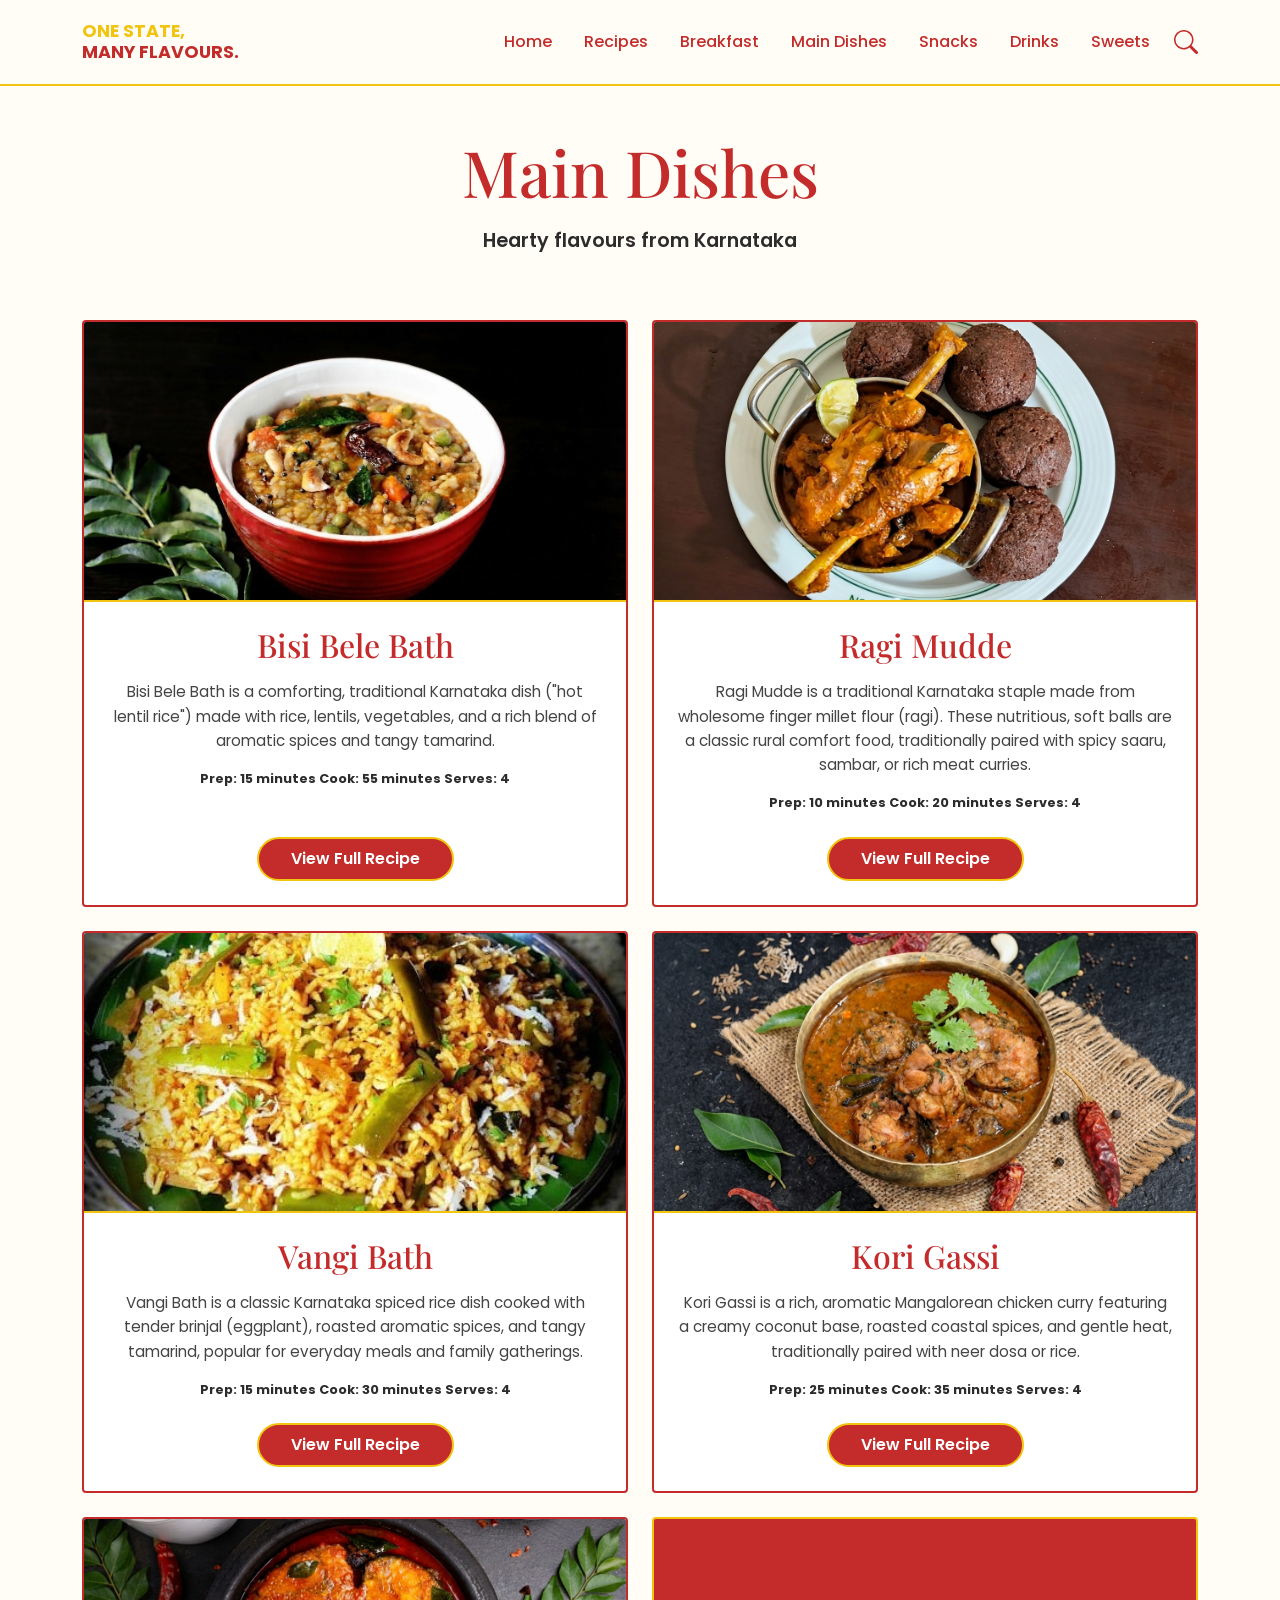
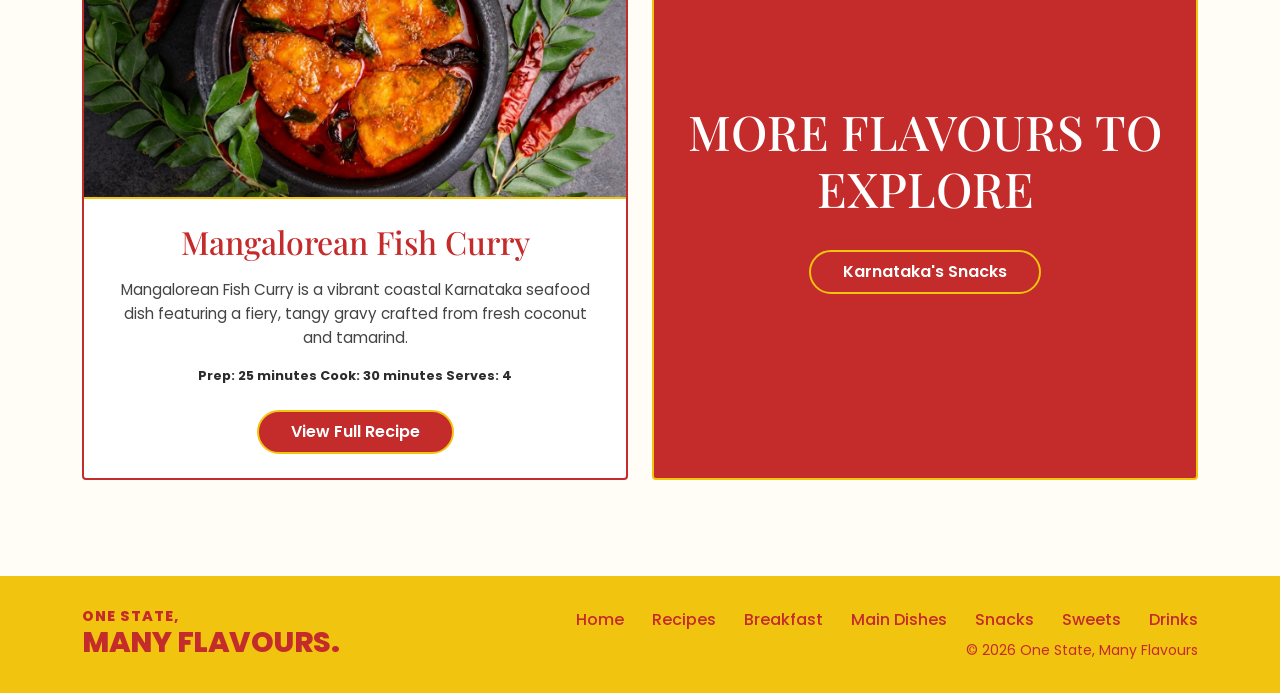
<file: website/main dishes.html>
<!DOCTYPE html>
<html lang="en">
<head>
    <meta charset="UTF-8">
    <meta name="viewport" content="width=device-width, initial-scale=1.0">
    <title>Main Dishes | One State, Many Flavours</title>
    
    <!-- Bootstrap 5 CSS -->
    <link href="https://cdn.jsdelivr.net/npm/bootstrap@5.3.0/dist/css/bootstrap.min.css" rel="stylesheet">
    
    <!-- Google Fonts -->
    <link rel="preconnect" href="https://fonts.googleapis.com">
    <link rel="preconnect" href="https://fonts.gstatic.com" crossorigin>
    <link href="https://fonts.googleapis.com/css2?family=Playfair+Display:ital,wght@0,400;0,700;1,400;1,700&family=Poppins:wght@300;400;600;700&display=swap" rel="stylesheet">
    
    <!-- Custom CSS (Same as breakfast) -->
    <link rel="stylesheet" href="css/category-style.css">
</head>
<body>

    <!-- Navigation Bar -->
    <nav class="navbar navbar-expand-lg sticky-top">
        <div class="container">
            <a class="navbar-brand" href="index.html">
                <span class="text-yellow">ONE STATE,</span><br>MANY FLAVOURS.
            </a>
            <button class="navbar-toggler" type="button" data-bs-toggle="collapse" data-bs-target="#mainNav">
                <span class="navbar-toggler-icon"></span>
            </button>
            <div class="collapse navbar-collapse" id="mainNav">
                <ul class="navbar-nav ms-auto mb-2 mb-lg-0 align-items-center">
                    <li class="nav-item"><a class="nav-link" href="index.html">Home</a></li>
                    <li class="nav-item"><a class="nav-link" href="recipes.html">Recipes</a></li>
                    <li class="nav-item"><a class="nav-link" href="breakfast.html">Breakfast</a></li>
                    <li class="nav-item"><a class="nav-link" href="main dishes.html">Main Dishes</a></li>
                    <li class="nav-item"><a class="nav-link" href="snacks.html">Snacks</a></li>
                    <li class="nav-item"><a class="nav-link active" href="drinks.html">Drinks</a></li>
                    <li class="nav-item"><a class="nav-link" href="sweets.html">Sweets</a></li>
                    
                    
                    <!-- Search Icon & Overlay -->
                    <li class="nav-item ms-3 position-relative">
                        <svg xmlns="http://www.w3.org/2000/svg" width="24" height="24" fill="currentColor" class="bi bi-search search-icon" viewBox="0 0 16 16" onclick="toggleSearch()">
                            <path d="M11.742 10.344a6.5 6.5 0 1 0-1.397 1.398h-.001c.03.04.062.078.098.115l3.85 3.85a1 1 0 0 0 1.415-1.414l-3.85-3.85a1.007 1.007 0 0 0-.115-.1zM12 6.5a5.5 5.5 0 1 1-11 0 5.5 5.5 0 0 1 11 0z"/>
                        </svg>
                        <div class="search-overlay" id="searchOverlay">
                            <input type="text" id="searchInput" placeholder="Search recipes..." onkeyup="filterContent()">
                            <button class="btn-close-search" onclick="toggleSearch()">×</button>
                        </div>
                    </li>
                </ul>
            </div>
        </div>
    </nav>

    <!-- Page Header -->
    <header class="category-header searchable-item">
        <div class="container">
            <h1 class="category-title">Main Dishes</h1>
            <p class="category-subtitle">Hearty flavours from Karnataka</p>
        </div>
    </header>
    <!-- Recipe Grid Section -->
    <section class="recipe-grid-section">
        <div class="container">
            <div class="row g-4 searchable-item">
                
                <!-- Card 1: Bisi Bele Bath -->
                <div class="col-lg-6">
                    <div class="recipe-card-horizontal">
                        <div class="card-img-wrapper">
                            <img src="images/main dishes/bisi-bele-bath.jpg" alt="Bisi Bele Bath">
                        </div>
                        <div class="card-content">
                            <h3 class="card-title-serif">Bisi Bele Bath</h3>
                            <p class="card-desc">Bisi Bele Bath is a comforting, traditional Karnataka dish ("hot lentil rice") made with rice, lentils, vegetables, and a rich blend of aromatic spices and tangy tamarind.</p>
                            <div class="card-meta">Prep: 15 minutes Cook: 55 minutes Serves: 4</div>
                        </div>
                        <div class="card-footer-action">
                            <button class="btn-view-full recipe-toggle" data-target="bisi-bele-bath-details">View Full Recipe</button>
                        </div>
                        <!-- Dropdown Content -->
                        <div id="bisi-bele-bath-details" class="recipe-details-dropdown">
                            <div class="details-inner">
                                <h4>Ingredients</h4>
                                <ul class="ingredient-list">
                                    <li>1 cup rice</li>
                                    <li>½ cup toor dal</li>
                                    <li>2 cups mixed vegetables (carrot, beans, potato)</li>
                                    <li>3 tbsp bisi bele bath powder</li>
                                    <li>1 tsp tamarind paste</li>
                                    <li>Salt to taste</li>
                                    <li>2 tbsp ghee</li>
                                    <li>Mustard seeds, curry leaves (for tempering)</li>
                                </ul>
                                <h4>Instructions</h4>
                                <ol class="instruction-list">
                                    <li>Pressure cook rice and dal together until soft. Mash lightly.</li>
                                    <li>Boil vegetables in water with turmeric and salt until tender.</li>
                                    <li>Add cooked rice-dal mixture, bisi bele bath powder, and tamarind paste to vegetables.</li>
                                    <li>Simmer for 10 minutes, stirring occasionally to prevent sticking.</li>
                                    <li>Temper mustard seeds and curry leaves in ghee. Pour over the dish.</li>
                                    <li>Serve hot with papad or raita.</li>
                                </ol>
                            </div>
                        </div>
                    </div>
                </div>

                <!-- Card 2: Ragi Mudde -->
                <div class="col-lg-6">
                    <div class="recipe-card-horizontal">
                        <div class="card-img-wrapper">
                            <img src="images/main dishes/ragi mudde.jpg" alt="Ragi Mudde">
                        </div>
                        <div class="card-content">
                            <h3 class="card-title-serif">Ragi Mudde</h3>
                            <p class="card-desc">Ragi Mudde is a traditional Karnataka staple made from wholesome finger millet flour (ragi). These nutritious, soft balls are a classic rural comfort food, traditionally paired with spicy saaru, sambar, or rich meat curries.</p>
                            <div class="card-meta">Prep: 10 minutes Cook: 20 minutes Serves: 4</div>
                        </div>
                        <div class="card-footer-action">
                            <button class="btn-view-full recipe-toggle" data-target="ragi-mudde-details">View Full Recipe</button>
                        </div>
                        <div id="ragi-mudde-details" class="recipe-details-dropdown">
                            <div class="details-inner">
                                <h4>Ingredients</h4>
                                <ul class="ingredient-list">
                                    <li>2 cups ragi flour (finger millet)</li>
                                    <li>4 cups water</li>
                                    <li>Pinch of salt</li>
                                </ul>
                                <h4>Instructions</h4>
                                <ol class="instruction-list">
                                    <li>Boil 3 cups water in a heavy-bottomed vessel.</li>
                                    <li>Mix ragi flour with 1 cup cold water to make a smooth slurry (no lumps).</li>
                                    <li>Pour slurry into boiling water while stirring continuously.</li>
                                    <li>Cook on low heat for 5-7 minutes, stirring constantly until it forms a thick dough.</li>
                                    <li>Wet your hands, take a portion of dough, and roll into a smooth ball.</li>
                                    <li>Serve immediately with saaru, sambar, or curry.</li>
                                </ol>
                            </div>
                        </div>
                    </div>
                </div>

                <!-- Card 3: Vangi Bath -->
                <div class="col-lg-6">
                    <div class="recipe-card-horizontal">
                        <div class="card-img-wrapper">
                            <img src="images/main dishes/Vangi Bath.jpg" alt="Vangi Bath">
                        </div>
                        <div class="card-content">
                            <h3 class="card-title-serif">Vangi Bath</h3>
                            <p class="card-desc">Vangi Bath is a classic Karnataka spiced rice dish cooked with tender brinjal (eggplant), roasted aromatic spices, and tangy tamarind, popular for everyday meals and family gatherings.</p>
                            <div class="card-meta">Prep: 15 minutes Cook: 30 minutes Serves: 4</div>
                        </div>
                        <div class="card-footer-action">
                            <button class="btn-view-full recipe-toggle" data-target="vangi-bath-details">View Full Recipe</button>
                        </div>
                        <div id="vangi-bath-details" class="recipe-details-dropdown">
                            <div class="details-inner">
                                <h4>Ingredients</h4>
                                <ul class="ingredient-list">
                                    <li>2 cups rice (cooked and cooled)</li>
                                    <li>2 medium brinjals, cubed</li>
                                    <li>3 tbsp vangi bath spice powder</li>
                                    <li>1 tsp tamarind paste</li>
                                    <li>1 tsp jaggery</li>
                                    <li>Mustard seeds, curry leaves, dried red chillies</li>
                                    <li>2 tbsp oil</li>
                                    <li>Salt to taste</li>
                                </ul>
                                <h4>Instructions</h4>
                                <ol class="instruction-list">
                                    <li>Heat oil, temper mustard seeds, curry leaves, and dried red chillies.</li>
                                    <li>Add brinjal cubes and sauté until half-cooked.</li>
                                    <li>Add vangi bath powder, tamarind paste, jaggery, and salt. Mix well.</li>
                                    <li>Cook until brinjal is fully tender and masala is fragrant.</li>
                                    <li>Add cooked rice and gently mix to coat evenly without breaking grains.</li>
                                    <li>Serve warm with raita or papad.</li>
                                </ol>
                            </div>
                        </div>
                    </div>
                </div>

                <!-- Card 4: Kori Gassi -->
                <div class="col-lg-6">
                    <div class="recipe-card-horizontal">
                        <div class="card-img-wrapper">
                            <img src="images/main dishes/Kori Gassi.jpg" alt="Kori Gassi">
                        </div>
                        <div class="card-content">
                            <h3 class="card-title-serif">Kori Gassi</h3>
                            <p class="card-desc">Kori Gassi is a rich, aromatic Mangalorean chicken curry featuring a creamy coconut base, roasted coastal spices, and gentle heat, traditionally paired with neer dosa or rice.</p>
                            <div class="card-meta">Prep: 25 minutes Cook: 35 minutes Serves: 4</div>
                        </div>
                        <div class="card-footer-action">
                            <button class="btn-view-full recipe-toggle" data-target="kori-gassi-details">View Full Recipe</button>
                        </div>
                        <div id="kori-gassi-details" class="recipe-details-dropdown">
                            <div class="details-inner">
                                <h4>Ingredients</h4>
                                <ul class="ingredient-list">
                                    <li>500g chicken, cut into pieces</li>
                                    <li>1 cup grated coconut</li>
                                    <li>4-5 dried red chillies</li>
                                    <li>1 tsp coriander seeds</li>
                                    <li>½ tsp fenugreek seeds</li>
                                    <li>1 inch ginger, 4 garlic cloves</li>
                                    <li>1 onion, sliced</li>
                                    <li>Curry leaves, salt</li>
                                    <li>2 tbsp oil</li>
                                </ul>
                                <h4>Instructions</h4>
                                <ol class="instruction-list">
                                    <li>Dry roast coconut, red chillies, coriander, fenugreek, ginger, and garlic until fragrant.</li>
                                    <li>Cool and grind to a smooth paste with little water.</li>
                                    <li>Heat oil, sauté onions and curry leaves until golden.</li>
                                    <li>Add chicken pieces and cook until sealed on all sides.</li>
                                    <li>Add ground masala paste and 1 cup water. Simmer covered for 20-25 minutes.</li>
                                    <li>Adjust salt and consistency. Serve hot with neer dosa or steamed rice.</li>
                                </ol>
                            </div>
                        </div>
                    </div>
                </div>

                <!-- Card 5: Mangalorean Fish Curry -->
                <div class="col-lg-6">
                    <div class="recipe-card-horizontal">
                        <div class="card-img-wrapper">
                            <img src="images/main dishes/Mangalorean Fish Curr.jpg" alt="Mangalorean Fish Curry">
                        </div>
                        <div class="card-content">
                            <h3 class="card-title-serif">Mangalorean Fish Curry</h3>
                            <p class="card-desc">Mangalorean Fish Curry is a vibrant coastal Karnataka seafood dish featuring a fiery, tangy gravy crafted from fresh coconut and tamarind.</p>
                            <div class="card-meta">Prep: 25 minutes Cook: 30 minutes Serves: 4</div>
                        </div>
                        <div class="card-footer-action">
                            <button class="btn-view-full recipe-toggle" data-target="fish-curry-details">View Full Recipe</button>
                        </div>
                        <div id="fish-curry-details" class="recipe-details-dropdown">
                            <div class="details-inner">
                                <h4>Ingredients</h4>
                                <ul class="ingredient-list">
                                    <li>500g fish fillets (kingfish or pomfret)</li>
                                    <li>1 cup grated coconut</li>
                                    <li>6-8 dried red chillies</li>
                                    <li>1 tsp coriander seeds</li>
                                    <li>½ tsp fenugreek seeds</li>
                                    <li>1 tsp tamarind paste</li>
                                    <li>1 onion, chopped</li>
                                    <li>Curry leaves, salt</li>
                                    <li>2 tbsp oil</li>
                                </ul>
                                <h4>Instructions</h4>
                                <ol class="instruction-list">
                                    <li>Grind coconut, red chillies, coriander, and fenugreek into a fine paste.</li>
                                    <li>Heat oil, sauté onions and curry leaves until soft.</li>
                                    <li>Add ground masala and cook for 3-4 minutes until raw smell disappears.</li>
                                    <li>Add 2 cups water, tamarind paste, and salt. Bring to a gentle boil.</li>
                                    <li>Slide in fish pieces carefully. Cook on low heat for 8-10 minutes (do not stir vigorously).</li>
                                    <li>Serve hot with steamed rice or neer dosa.</li>
                                </ol>
                            </div>
                        </div>
                    </div>
                </div>

                <!-- Promo Box -->
                <div class="col-lg-6">
                    <div class="promo-box-red">
                        <h2 class="promo-title">MORE FLAVOURS TO<br>EXPLORE</h2>
                        <a href="snacks.html" class="btn-promo-outline">Karnataka's Snacks</a>
                    </div>
                </div>

            </div>
        </div>
    </section>

    <!-- Footer -->
    <footer>
        <div class="container">
            <div class="row align-items-center">
                <div class="col-md-4 text-center text-md-start mb-3 mb-md-0">
                    <div class="footer-logo">
                        <span class="footer-small">ONE STATE,</span>
                        MANY FLAVOURS.
                    </div>
                </div>
                <div class="col-md-8 text-center text-md-end">
                    <div class="footer-links mb-2">
                        <a href="index.html">Home</a>
                        <a href="recipes.html">Recipes</a>
                        <a href="breakfast.html">Breakfast</a>
                        <a href="#">Main Dishes</a>
                        <a href="snacks.html">Snacks</a>
                        <a href="sweets.html">Sweets</a>
                        <a href="drinks.html">Drinks</a>
                    </div>
                    <small class="d-block mt-2">&copy; 2026 One State, Many Flavours</small>
                </div>
            </div>
        </div>
    </footer>

    <!-- Bootstrap JS -->
    <script src="https://cdn.jsdelivr.net/npm/bootstrap@5.3.0/dist/js/bootstrap.bundle.min.js"></script>
    <!-- Same JS file as breakfast -->
    <script src="js/category-script.js"></script>
</body>
</html>
</file>
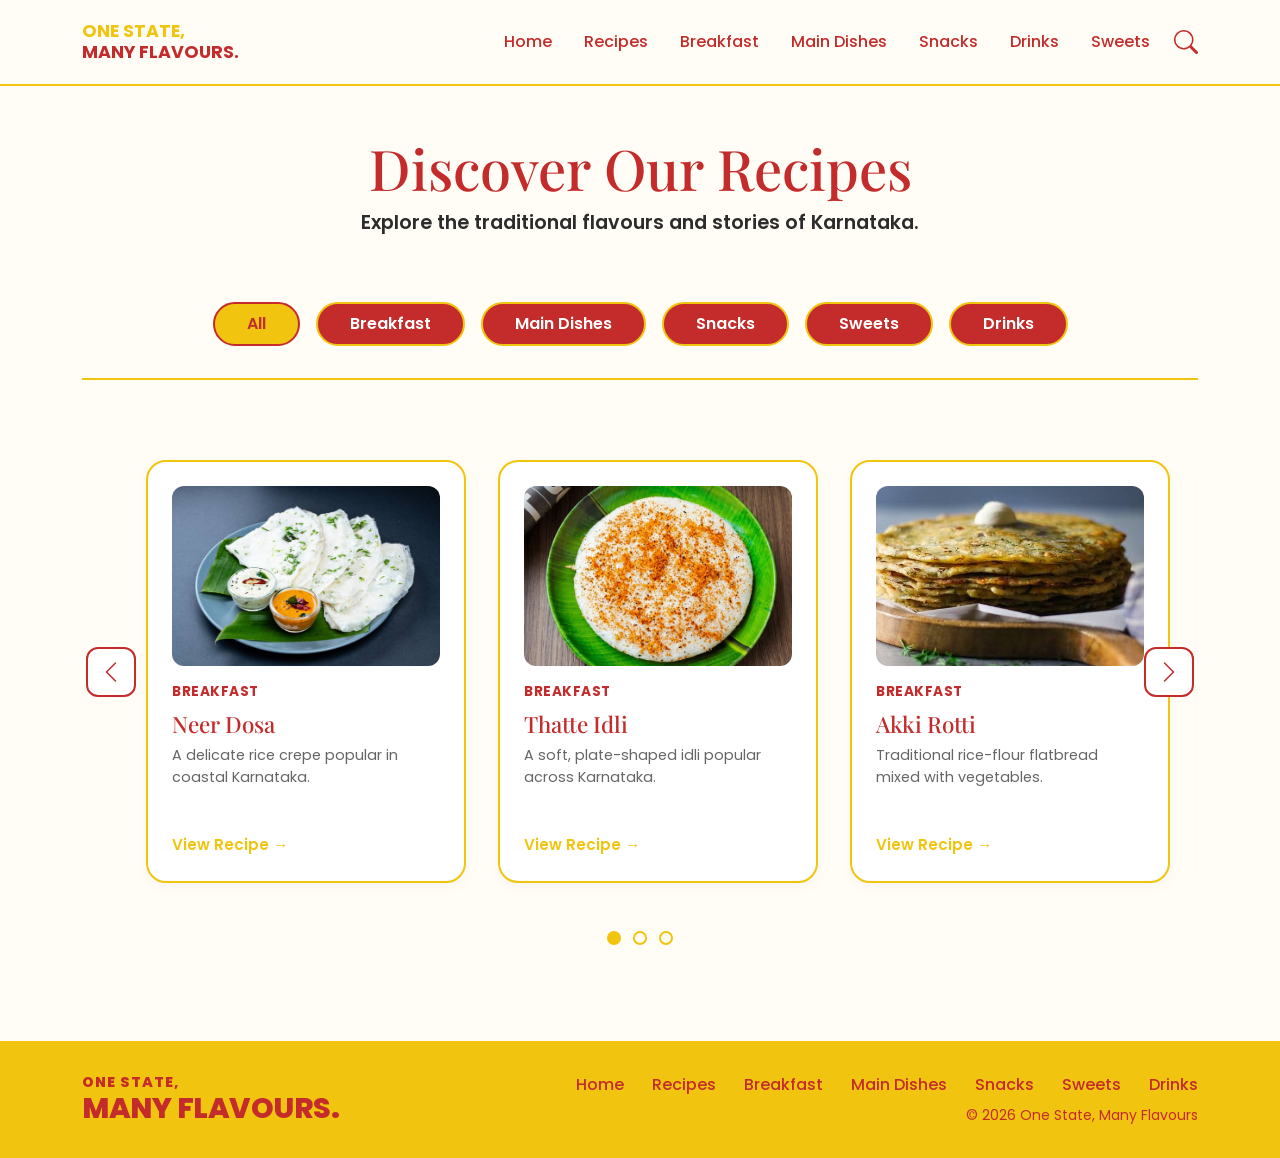
<file: website/recipes.html>
<!DOCTYPE html>
<html lang="en">
<head>
    <meta charset="UTF-8">
    <meta name="viewport" content="width=device-width, initial-scale=1.0">
    <title>Discover Our Recipes | One State, Many Flavours</title>
    
    <!-- Bootstrap 5 CSS -->
    <link href="https://cdn.jsdelivr.net/npm/bootstrap@5.3.0/dist/css/bootstrap.min.css" rel="stylesheet">
    
    <!-- Google Fonts -->
    <link rel="preconnect" href="https://fonts.googleapis.com">
    <link rel="preconnect" href="https://fonts.gstatic.com" crossorigin>
    <link href="https://fonts.googleapis.com/css2?family=Playfair+Display:ital,wght@0,400;0,700;1,400;1,700&family=Poppins:wght@300;400;600;700&display=swap" rel="stylesheet">
    
    <!-- Custom CSS -->
    <link rel="stylesheet" href="css/recipes-style.css">
</head>
<body>

    <!-- Navigation Bar -->
    <nav class="navbar navbar-expand-lg sticky-top">
        <div class="container">
            <a class="navbar-brand" href="index.html">
                <span class="text-yellow">ONE STATE,</span><br>MANY FLAVOURS.
            </a>
            <button class="navbar-toggler" type="button" data-bs-toggle="collapse" data-bs-target="#mainNav">
                <span class="navbar-toggler-icon"></span>
            </button>
            <div class="collapse navbar-collapse" id="mainNav">
                <ul class="navbar-nav ms-auto mb-2 mb-lg-0 align-items-center">
                    <li class="nav-item"><a class="nav-link" href="index.html">Home</a></li>
                    <li class="nav-item"><a class="nav-link" href="recipes.html">Recipes</a></li>
                    <li class="nav-item"><a class="nav-link" href="breakfast.html">Breakfast</a></li>
                    <li class="nav-item"><a class="nav-link" href="main dishes.html">Main Dishes</a></li>
                    <li class="nav-item"><a class="nav-link" href="snacks.html">Snacks</a></li>
                    <li class="nav-item"><a class="nav-link active" href="drinks.html">Drinks</a></li>
                    <li class="nav-item"><a class="nav-link" href="sweets.html">Sweets</a></li>
                    
                    <li class="nav-item ms-3">
                        <svg xmlns="http://www.w3.org/2000/svg" width="24" height="24" fill="currentColor" class="bi bi-search search-icon" viewBox="0 0 16 16">
                            <path d="M11.742 10.344a6.5 6.5 0 1 0-1.397 1.398h-.001c.03.04.062.078.098.115l3.85 3.85a1 1 0 0 0 1.415-1.414l-3.85-3.85a1.007 1.007 0 0 0-.115-.1zM12 6.5a5.5 5.5 0 1 1-11 0 5.5 5.5 0 0 1 11 0z"/>
                        </svg>
                    </li>
                </ul>
            </div>
        </div>
    </nav>

    <!-- Page Header -->
    <header class="page-header">
        <div class="container">
            <h1 class="page-title">Discover Our Recipes</h1>
            <p class="page-subtitle">Explore the traditional flavours and stories of Karnataka.</p>
        </div>
    </header>

    <!-- Filter Buttons (Updated with OnClick) -->
    <div class="container">
        <div class="filter-container">
            <button class="filter-btn active" onclick="filterSelection('all')">All</button>
            <button class="filter-btn" onclick="filterSelection('breakfast')">Breakfast</button>
            <button class="filter-btn" onclick="filterSelection('main-dishes')">Main Dishes</button>
            <button class="filter-btn" onclick="filterSelection('snacks')">Snacks</button>
            <button class="filter-btn" onclick="filterSelection('sweets')">Sweets</button>
            <button class="filter-btn" onclick="filterSelection('drinks')">Drinks</button>
        </div>
    </div>

    <!-- Recipe Carousel Section -->
    <section class="carousel-section">
        <div class="container position-relative">
            <!-- Left Arrow -->
            <button class="scroll-btn scroll-left" onclick="scrollCarousel(-1)">
                <svg xmlns="http://www.w3.org/2000/svg" width="24" height="24" fill="currentColor" viewBox="0 0 16 16">
                    <path fill-rule="evenodd" d="M11.354 1.646a.5.5 0 0 1 0 .708L5.707 8l5.647 5.646a.5.5 0 0 1-.708.708l-6-6a.5.5 0 0 1 0-.708l6-6a.5.5 0 0 1 .708 0z"/>
                </svg>
            </button>
            
            <!-- Scrollable Track -->
            <div class="carousel-track" id="recipeCarousel">
                <!-- Cards injected via JS -->
            </div>

            <!-- Right Arrow -->
            <button class="scroll-btn scroll-right" onclick="scrollCarousel(1)">
                <svg xmlns="http://www.w3.org/2000/svg" width="24" height="24" fill="currentColor" viewBox="0 0 16 16">
                    <path fill-rule="evenodd" d="M4.646 1.646a.5.5 0 0 1 .708 0l6 6a.5.5 0 0 1 0 .708l-6 6a.5.5 0 0 1-.708-.708L10.293 8 4.646 2.354a.5.5 0 0 1 0-.708z"/>
                </svg>
            </button>
        </div>
        
        <!-- Pagination Dots -->
        <div class="pagination-dots">
            <div class="dot active"></div>
            <div class="dot"></div>
            <div class="dot"></div>
        </div>
    </section>

    <!-- Footer -->
    <footer>
        <div class="container">
            <div class="row align-items-center">
                <div class="col-md-4 text-center text-md-start mb-3 mb-md-0">
                    <div class="footer-logo">
                        <span class="footer-small">ONE STATE,</span>
                        MANY FLAVOURS.
                    </div>
                </div>
                <div class="col-md-8 text-center text-md-end">
                    <div class="footer-links mb-2">
                        <a href="index.html">Home</a>
                        <a href="recipes.html">Recipes</a>
                        <a href="#">Breakfast</a>
                        <a href="#">Main Dishes</a>
                        <a href="#">Snacks</a>
                        <a href="#">Sweets</a>
                        <a href="#">Drinks</a>
                    </div>
                    <small class="d-block mt-2">&copy; 2026 One State, Many Flavours</small>
                </div>
            </div>
        </div>
    </footer>

    <!-- Bootstrap JS -->
    <script src="https://cdn.jsdelivr.net/npm/bootstrap@5.3.0/dist/js/bootstrap.bundle.min.js"></script>
    <!-- Custom JS -->
    <script src="js/recipes-script.js"></script>
</body>
</html>
</file>
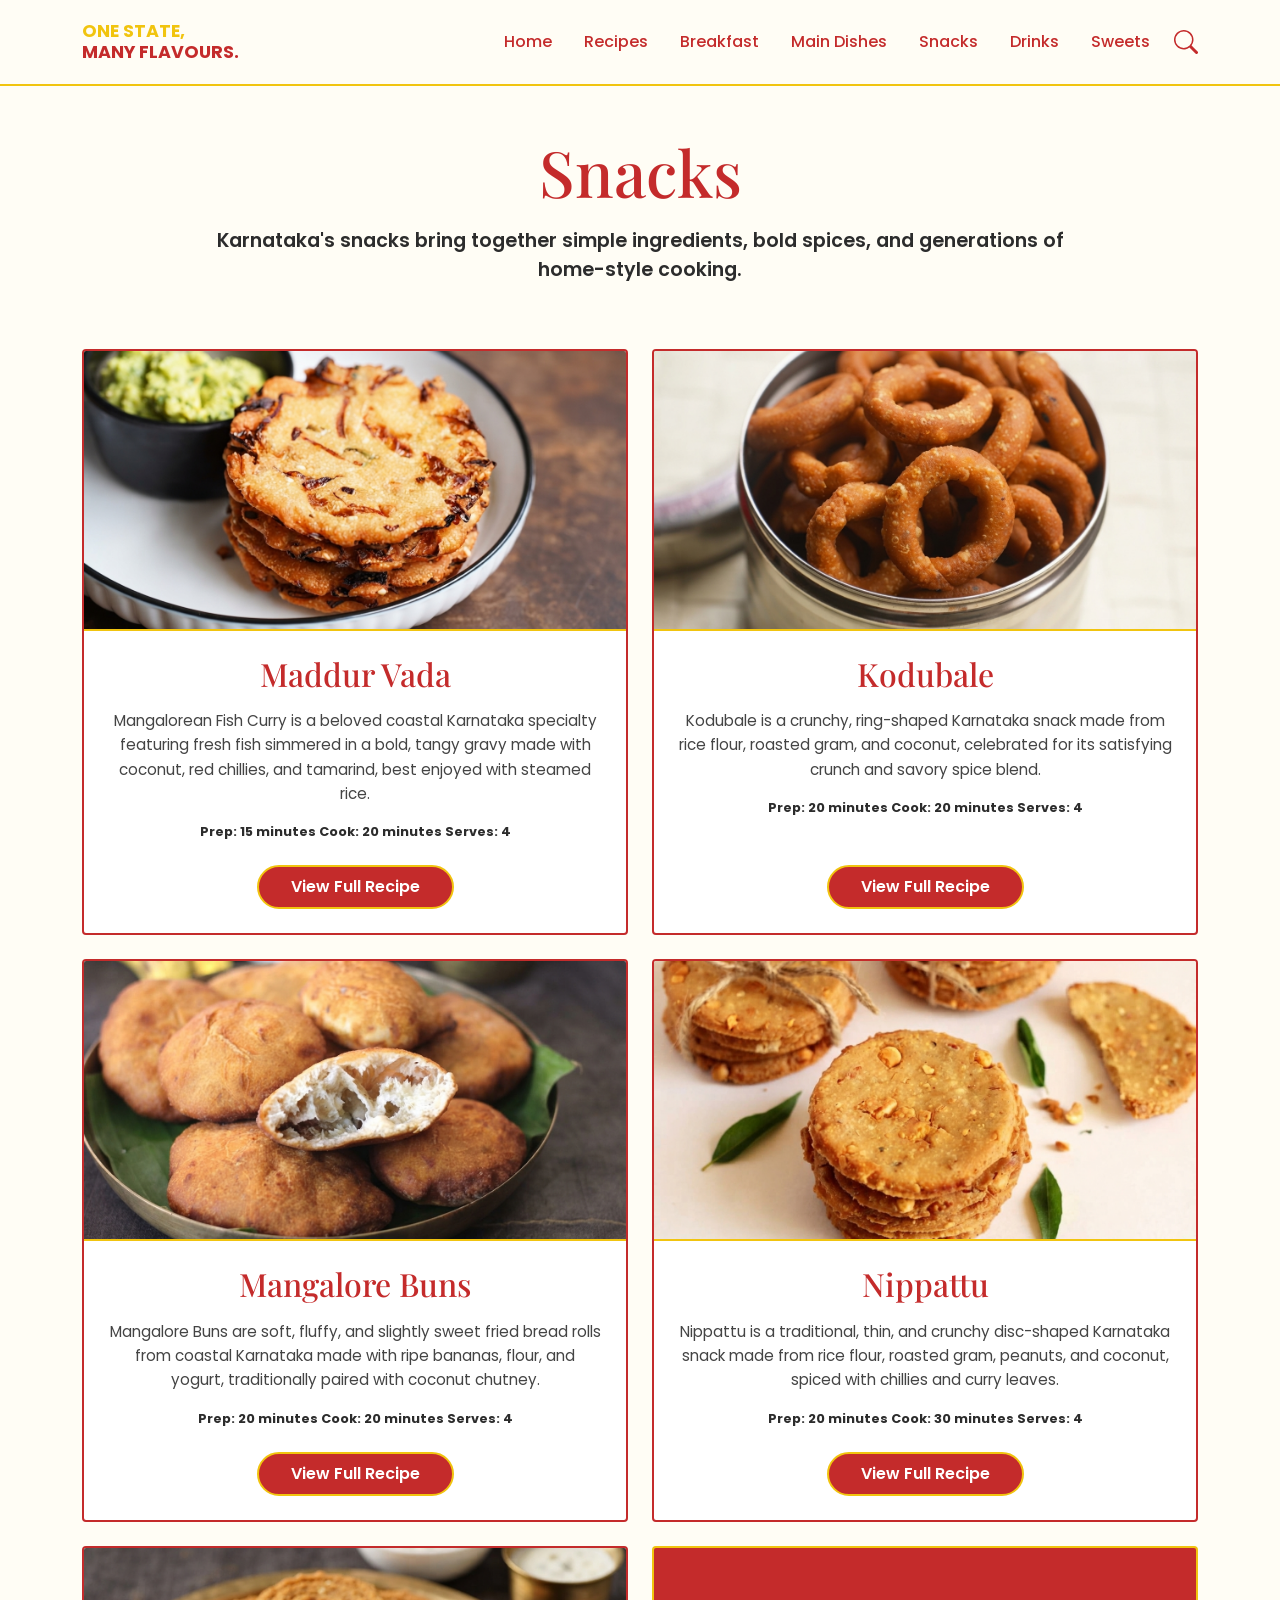
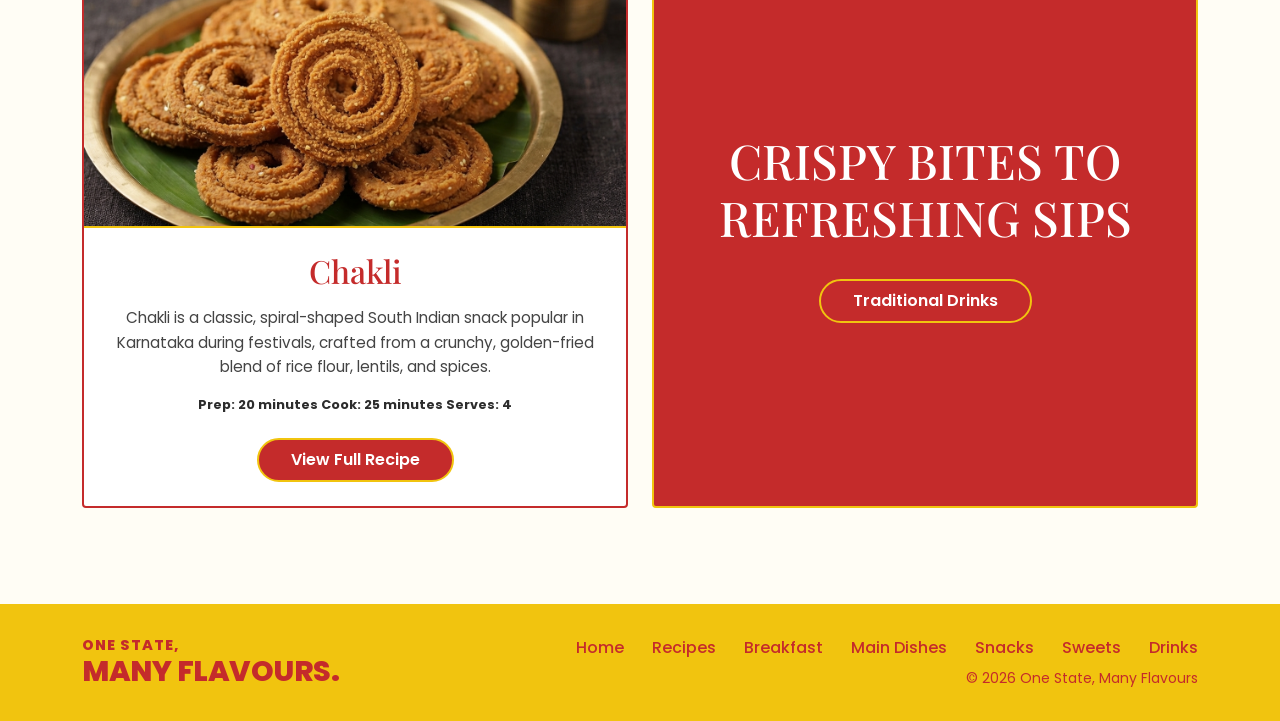
<file: website/snacks.html>
<!DOCTYPE html>
<html lang="en">
<head>
    <meta charset="UTF-8">
    <meta name="viewport" content="width=device-width, initial-scale=1.0">
    <title>Snacks | One State, Many Flavours</title>
    
    <!-- Bootstrap 5 CSS -->
    <link href="https://cdn.jsdelivr.net/npm/bootstrap@5.3.0/dist/css/bootstrap.min.css" rel="stylesheet">
    
    <!-- Google Fonts -->
    <link rel="preconnect" href="https://fonts.googleapis.com">
    <link rel="preconnect" href="https://fonts.gstatic.com" crossorigin>
    <link href="https://fonts.googleapis.com/css2?family=Playfair+Display:ital,wght@0,400;0,700;1,400;1,700&family=Poppins:wght@300;400;600;700&display=swap" rel="stylesheet">
    
    <!-- Custom CSS (Same as other pages) -->
    <link rel="stylesheet" href="css/category-style.css">
</head>
<body>

    <!-- Navigation Bar -->
    <nav class="navbar navbar-expand-lg sticky-top">
        <div class="container">
            <a class="navbar-brand" href="index.html">
                <span class="text-yellow">ONE STATE,</span><br>MANY FLAVOURS.
            </a>
            <button class="navbar-toggler" type="button" data-bs-toggle="collapse" data-bs-target="#mainNav">
                <span class="navbar-toggler-icon"></span>
            </button>
            <div class="collapse navbar-collapse" id="mainNav">
                <ul class="navbar-nav ms-auto mb-2 mb-lg-0 align-items-center">
                    <li class="nav-item"><a class="nav-link" href="index.html">Home</a></li>
                    <li class="nav-item"><a class="nav-link" href="recipes.html">Recipes</a></li>
                    <li class="nav-item"><a class="nav-link" href="breakfast.html">Breakfast</a></li>
                    <li class="nav-item"><a class="nav-link" href="main dishes.html">Main Dishes</a></li>
                    <li class="nav-item"><a class="nav-link" href="snacks.html">Snacks</a></li>
                    <li class="nav-item"><a class="nav-link active" href="drinks.html">Drinks</a></li>
                    <li class="nav-item"><a class="nav-link" href="sweets.html">Sweets</a></li>
                    
                    
                    <!-- Search Icon & Overlay -->
                    <li class="nav-item ms-3 position-relative">
                        <svg xmlns="http://www.w3.org/2000/svg" width="24" height="24" fill="currentColor" class="bi bi-search search-icon" viewBox="0 0 16 16" onclick="toggleSearch()">
                            <path d="M11.742 10.344a6.5 6.5 0 1 0-1.397 1.398h-.001c.03.04.062.078.098.115l3.85 3.85a1 1 0 0 0 1.415-1.414l-3.85-3.85a1.007 1.007 0 0 0-.115-.1zM12 6.5a5.5 5.5 0 1 1-11 0 5.5 5.5 0 0 1 11 0z"/>
                        </svg>
                        <div class="search-overlay" id="searchOverlay">
                            <input type="text" id="searchInput" placeholder="Search recipes..." onkeyup="filterContent()">
                            <button class="btn-close-search" onclick="toggleSearch()">×</button>
                        </div>
                    </li>
                </ul>
            </div>
        </div>
    </nav>

    <!-- Page Header -->
    <header class="category-header searchable-item">
        <div class="container">
            <h1 class="category-title">Snacks</h1>
            <p class="category-subtitle">Karnataka's snacks bring together simple ingredients, bold spices, and generations of home-style cooking.</p>
        </div>
    </header>

    <!-- Recipe Grid Section -->
    <section class="recipe-grid-section">
        <div class="container">
            <div class="row g-4 searchable-item">
                
                <!-- Card 1: Maddur Vada -->
                <div class="col-lg-6">
                    <div class="recipe-card-horizontal">
                        <div class="card-img-wrapper">
                            <img src="images/snacks/Maddur Vada.jpg" alt="Maddur Vada">
                        </div>
                        <div class="card-content">
                            <h3 class="card-title-serif">Maddur Vada</h3>
                            <p class="card-desc">Mangalorean Fish Curry is a beloved coastal Karnataka specialty featuring fresh fish simmered in a bold, tangy gravy made with coconut, red chillies, and tamarind, best enjoyed with steamed rice.</p>
                            <div class="card-meta">Prep: 15 minutes Cook: 20 minutes Serves: 4</div>
                        </div>
                        <div class="card-footer-action">
                            <button class="btn-view-full recipe-toggle" data-target="maddur-vada-details">View Full Recipe</button>
                        </div>
                        <!-- Dropdown Content -->
                        <div id="maddur-vada-details" class="recipe-details-dropdown">
                            <div class="details-inner">
                                <h4>Ingredients</h4>
                                <ul class="ingredient-list">
                                    <li>1 cup rice flour</li>
                                    <li>½ cup maida (all-purpose flour)</li>
                                    <li>1 large onion, finely chopped</li>
                                    <li>2 green chillies, chopped</li>
                                    <li>2 tbsp chopped coriander</li>
                                    <li>1 tsp cumin seeds</li>
                                    <li>Curry leaves, salt</li>
                                    <li>Oil for deep frying</li>
                                </ul>
                                <h4>Instructions</h4>
                                <ol class="instruction-list">
                                    <li>Mix rice flour, maida, onions, chillies, coriander, cumin, curry leaves, and salt.</li>
                                    <li>Add hot water gradually and mix to form a stiff dough (not soft).</li>
                                    <li>Take small portions and flatten into thick discs with oiled hands.</li>
                                    <li>Heat oil for deep frying on medium heat.</li>
                                    <li>Fry vadas until golden brown and crispy on both sides.</li>
                                    <li>Drain on paper towels. Serve hot with coconut chutney.</li>
                                </ol>
                            </div>
                        </div>
                    </div>
                </div>

                <!-- Card 2: Kodubale -->
                <div class="col-lg-6">
                    <div class="recipe-card-horizontal">
                        <div class="card-img-wrapper">
                            <img src="images/snacks/Kodubale.jpg" alt="Kodubale">
                        </div>
                        <div class="card-content">
                            <h3 class="card-title-serif">Kodubale</h3>
                            <p class="card-desc">Kodubale is a crunchy, ring-shaped Karnataka snack made from rice flour, roasted gram, and coconut, celebrated for its satisfying crunch and savory spice blend.</p>
                            <div class="card-meta">Prep: 20 minutes Cook: 20 minutes Serves: 4</div>
                        </div>
                        <div class="card-footer-action">
                            <button class="btn-view-full recipe-toggle" data-target="kodubale-details">View Full Recipe</button>
                        </div>
                        <div id="kodubale-details" class="recipe-details-dropdown">
                            <div class="details-inner">
                                <h4>Ingredients</h4>
                                <ul class="ingredient-list">
                                    <li>1 cup rice flour</li>
                                    <li>¼ cup roasted gram flour (putnalu pindi)</li>
                                    <li>2 tbsp grated coconut</li>
                                    <li>1 tsp sesame seeds</li>
                                    <li>½ tsp asafoetida</li>
                                    <li>1 tsp chilli powder</li>
                                    <li>Salt to taste</li>
                                    <li>2 tbsp butter or ghee</li>
                                    <li>Oil for deep frying</li>
                                </ul>
                                <h4>Instructions</h4>
                                <ol class="instruction-list">
                                    <li>Mix rice flour, roasted gram flour, coconut, sesame, asafoetida, chilli powder, and salt.</li>
                                    <li>Add melted butter/ghee and rub into flour mixture.</li>
                                    <li>Add water gradually to form a firm dough.</li>
                                    <li>Take small portions and roll into thin ropes. Shape into rings by joining ends.</li>
                                    <li>Heat oil on medium-low heat. Fry kodubales until golden and crisp.</li>
                                    <li>Cool completely before storing in an airtight container.</li>
                                </ol>
                            </div>
                        </div>
                    </div>
                </div>

                <!-- Card 3: Mangalore Buns -->
                <div class="col-lg-6">
                    <div class="recipe-card-horizontal">
                        <div class="card-img-wrapper">
                            <img src="images/snacks/Mangalore Buns.jpg" alt="Mangalore Buns">
                        </div>
                        <div class="card-content">
                            <h3 class="card-title-serif">Mangalore Buns</h3>
                            <p class="card-desc">Mangalore Buns are soft, fluffy, and slightly sweet fried bread rolls from coastal Karnataka made with ripe bananas, flour, and yogurt, traditionally paired with coconut chutney.</p>
                            <div class="card-meta">Prep: 20 minutes Cook: 20 minutes Serves: 4</div>
                        </div>
                        <div class="card-footer-action">
                            <button class="btn-view-full recipe-toggle" data-target="mangalore-buns-details">View Full Recipe</button>
                        </div>
                        <div id="mangalore-buns-details" class="recipe-details-dropdown">
                            <div class="details-inner">
                                <h4>Ingredients</h4>
                                <ul class="ingredient-list">
                                    <li>2 very ripe bananas, mashed</li>
                                    <li>2 cups all-purpose flour</li>
                                    <li>½ cup yogurt</li>
                                    <li>2 tbsp sugar</li>
                                    <li>½ tsp baking soda</li>
                                    <li>Pinch of salt</li>
                                    <li>Oil for deep frying</li>
                                </ul>
                                <h4>Instructions</h4>
                                <ol class="instruction-list">
                                    <li>Mash bananas thoroughly. Add yogurt, sugar, salt, and baking soda. Mix well.</li>
                                    <li>Add flour gradually and knead into a soft, sticky dough.</li>
                                    <li>Cover and rest for 4-6 hours (or overnight) until doubled.</li>
                                    <li>Pinch small portions and gently flatten into thick discs (do not roll thin).</li>
                                    <li>Fry on medium-low heat until puffed and golden brown on both sides.</li>
                                    <li>Serve warm with coconut chutney or banana jam.</li>
                                </ol>
                            </div>
                        </div>
                    </div>
                </div>

                <!-- Card 4: Nippattu -->
                <div class="col-lg-6">
                    <div class="recipe-card-horizontal">
                        <div class="card-img-wrapper">
                            <img src="images/snacks/Nippattu.jpg" alt="Nippattu">
                        </div>
                        <div class="card-content">
                            <h3 class="card-title-serif">Nippattu</h3>
                            <p class="card-desc">Nippattu is a traditional, thin, and crunchy disc-shaped Karnataka snack made from rice flour, roasted gram, peanuts, and coconut, spiced with chillies and curry leaves.</p>
                            <div class="card-meta">Prep: 20 minutes Cook: 30 minutes Serves: 4</div>
                        </div>
                        <div class="card-footer-action">
                            <button class="btn-view-full recipe-toggle" data-target="nippattu-details">View Full Recipe</button>
                        </div>
                        <div id="nippattu-details" class="recipe-details-dropdown">
                            <div class="details-inner">
                                <h4>Ingredients</h4>
                                <ul class="ingredient-list">
                                    <li>1 cup rice flour</li>
                                    <li>¼ cup roasted gram flour</li>
                                    <li>2 tbsp roasted peanuts, crushed</li>
                                    <li>2 tbsp grated coconut</li>
                                    <li>1 tsp sesame seeds</li>
                                    <li>½ tsp asafoetida</li>
                                    <li>1 tsp chilli powder</li>
                                    <li>Curry leaves, salt</li>
                                    <li>2 tbsp butter</li>
                                    <li>Oil for deep frying</li>
                                </ul>
                                <h4>Instructions</h4>
                                <ol class="instruction-list">
                                    <li>Mix rice flour, roasted gram flour, peanuts, coconut, sesame, asafoetida, chilli powder, curry leaves, and salt.</li>
                                    <li>Add melted butter and rub into mixture.</li>
                                    <li>Add water gradually to form a firm dough.</li>
                                    <li>Roll out thinly on a floured surface. Cut into circles or diamond shapes.</li>
                                    <li>Fry on medium heat until crisp and lightly golden.</li>
                                    <li>Cool completely. Store in airtight container for up to 2 weeks.</li>
                                </ol>
                            </div>
                        </div>
                    </div>
                </div>

                <!-- Card 5: Chakli -->
                <div class="col-lg-6">
                    <div class="recipe-card-horizontal">
                        <div class="card-img-wrapper">
                            <img src="images/snacks/Chakli.jpg" alt="Chakli">
                        </div>
                        <div class="card-content">
                            <h3 class="card-title-serif">Chakli</h3>
                            <p class="card-desc">Chakli is a classic, spiral-shaped South Indian snack popular in Karnataka during festivals, crafted from a crunchy, golden-fried blend of rice flour, lentils, and spices.</p>
                            <div class="card-meta">Prep: 20 minutes Cook: 25 minutes Serves: 4</div>
                        </div>
                        <div class="card-footer-action">
                            <button class="btn-view-full recipe-toggle" data-target="chakli-details">View Full Recipe</button>
                        </div>
                        <div id="chakli-details" class="recipe-details-dropdown">
                            <div class="details-inner">
                                <h4>Ingredients</h4>
                                <ul class="ingredient-list">
                                    <li>1 cup rice flour</li>
                                    <li>½ cup urad dal flour</li>
                                    <li>2 tbsp roasted gram flour</li>
                                    <li>1 tsp cumin seeds</li>
                                    <li>½ tsp asafoetida</li>
                                    <li>1 tsp chilli powder</li>
                                    <li>2 tbsp butter</li>
                                    <li>Salt to taste</li>
                                    <li>Oil for deep frying</li>
                                </ul>
                                <h4>Instructions</h4>
                                <ol class="instruction-list">
                                    <li>Mix rice flour, urad dal flour, roasted gram flour, cumin, asafoetida, chilli powder, and salt.</li>
                                    <li>Add melted butter and rub into flour mixture.</li>
                                    <li>Add water gradually to form a smooth, pliable dough.</li>
                                    <li>Fill chakli press/mold with dough. Press onto parchment paper in spiral shape.</li>
                                    <li>Carefully slide into hot oil. Fry on medium heat until golden and crisp.</li>
                                    <li>Drain and cool. Store in airtight container.</li>
                                </ol>
                            </div>
                        </div>
                    </div>
                </div>

                <!-- Promo Box -->
                <div class="col-lg-6">
                    <div class="promo-box-red">
                        <h2 class="promo-title">CRISPY BITES TO<br>REFRESHING SIPS</h2>
                        <a href="drinks.html" class="btn-promo-outline">Traditional Drinks</a>
                    </div>
                </div>

            </div>
        </div>
    </section>

    <!-- Footer -->
    <footer>
        <div class="container">
            <div class="row align-items-center">
                <div class="col-md-4 text-center text-md-start mb-3 mb-md-0">
                    <div class="footer-logo">
                        <span class="footer-small">ONE STATE,</span>
                        MANY FLAVOURS.
                    </div>
                </div>
                <div class="col-md-8 text-center text-md-end">
                    <div class="footer-links mb-2">
                        <a href="index.html">Home</a>
                        <a href="recipes.html">Recipes</a>
                        <a href="breakfast.html">Breakfast</a>
                        <a href="main dishes.html">Main Dishes</a>
                        <a href="#">Snacks</a>
                        <a href="sweets.html">Sweets</a>
                        <a href="drinks.html">Drinks</a>
                    </div>
                    <small class="d-block mt-2">&copy; 2026 One State, Many Flavours</small>
                </div>
            </div>
        </div>
    </footer>

    <!-- Bootstrap JS -->
    <script src="https://cdn.jsdelivr.net/npm/bootstrap@5.3.0/dist/js/bootstrap.bundle.min.js"></script>
    <!-- Same JS file as other category pages -->
    <script src="js/category-script.js"></script>
</body>
</html>
</file>
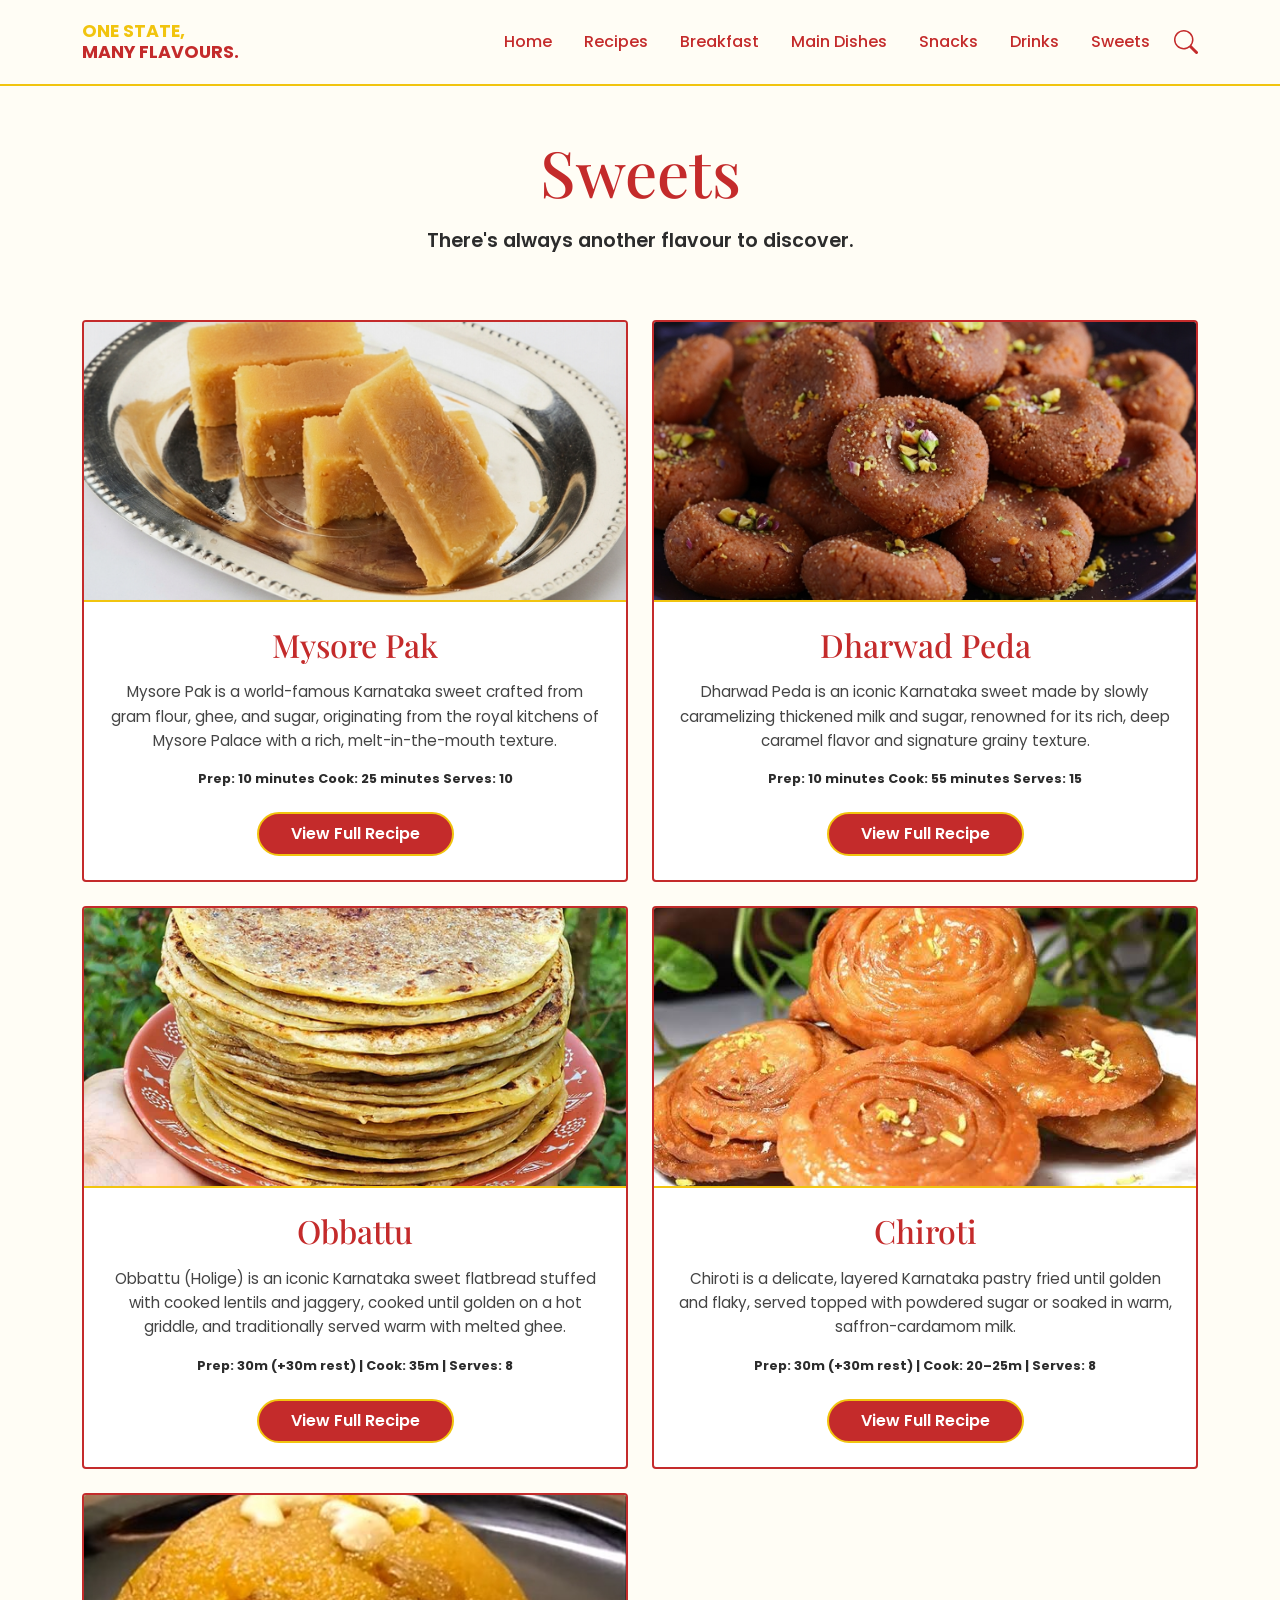
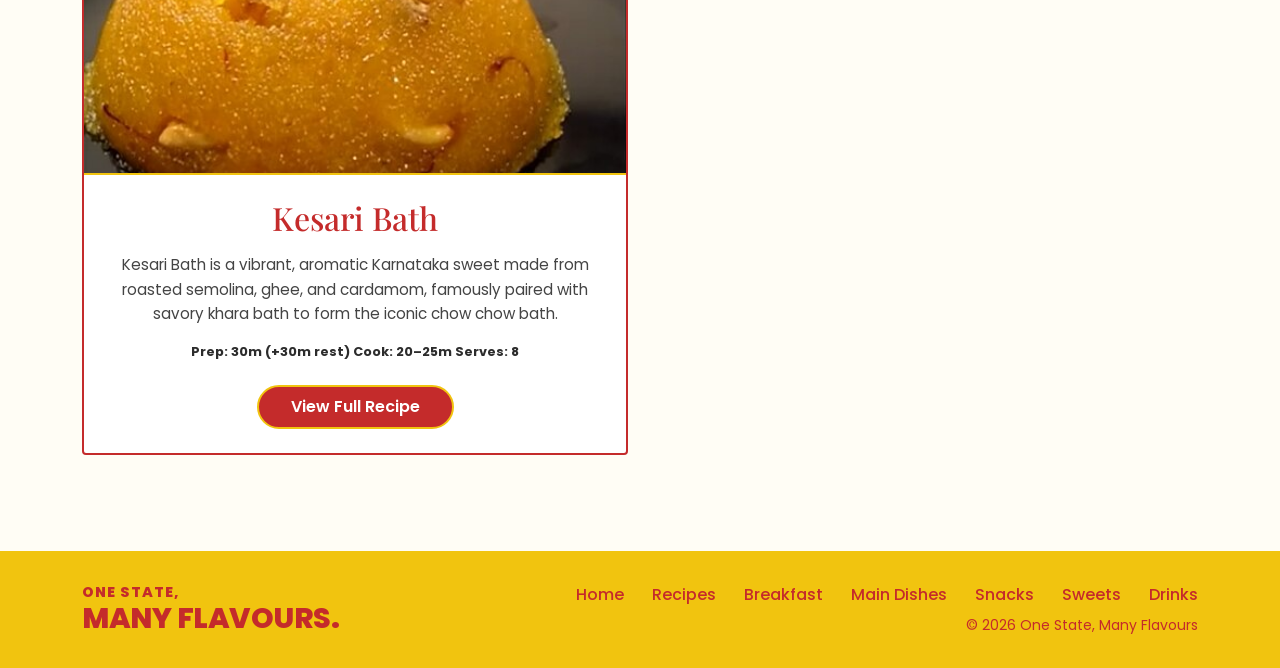
<file: website/sweets.html>
<!DOCTYPE html>
<html lang="en">
<head>
    <meta charset="UTF-8">
    <meta name="viewport" content="width=device-width, initial-scale=1.0">
    <title>Sweets | One State, Many Flavours</title>
    
    <!-- Bootstrap 5 CSS -->
    <link href="https://cdn.jsdelivr.net/npm/bootstrap@5.3.0/dist/css/bootstrap.min.css" rel="stylesheet">
    
    <!-- Google Fonts -->
    <link rel="preconnect" href="https://fonts.googleapis.com">
    <link rel="preconnect" href="https://fonts.gstatic.com" crossorigin>
    <link href="https://fonts.googleapis.com/css2?family=Playfair+Display:ital,wght@0,400;0,700;1,400;1,700&family=Poppins:wght@300;400;600;700&display=swap" rel="stylesheet">
    
    <!-- Custom CSS (Same as other pages) -->
    <link rel="stylesheet" href="css/category-style.css">
</head>
<body>

    <!-- Navigation Bar -->
    <nav class="navbar navbar-expand-lg sticky-top">
        <div class="container">
            <a class="navbar-brand" href="index.html">
                <span class="text-yellow">ONE STATE,</span><br>MANY FLAVOURS.
            </a>
            
            <button class="navbar-toggler" type="button" data-bs-toggle="collapse" data-bs-target="#mainNav">
                <span class="navbar-toggler-icon"></span>
            </button>
            
            <div class="collapse navbar-collapse" id="mainNav">
                <ul class="navbar-nav ms-auto mb-2 mb-lg-0 align-items-center">
                    <li class="nav-item"><a class="nav-link" href="index.html">Home</a></li>
                    <li class="nav-item"><a class="nav-link" href="recipes.html">Recipes</a></li>
                    <li class="nav-item"><a class="nav-link" href="breakfast.html">Breakfast</a></li>
                    <li class="nav-item"><a class="nav-link" href="main dishes.html">Main Dishes</a></li>
                    <li class="nav-item"><a class="nav-link" href="snacks.html">Snacks</a></li>
                    <li class="nav-item"><a class="nav-link active" href="drinks.html">Drinks</a></li>
                    <li class="nav-item"><a class="nav-link" href="sweets.html">Sweets</a></li>
                    
                    
                    <!-- Search Icon & Overlay -->
                    <li class="nav-item ms-3 position-relative">
                        <svg xmlns="http://www.w3.org/2000/svg" width="24" height="24" fill="currentColor" class="bi bi-search search-icon" viewBox="0 0 16 16" onclick="toggleSearch()">
                            <path d="M11.742 10.344a6.5 6.5 0 1 0-1.397 1.398h-.001c.03.04.062.078.098.115l3.85 3.85a1 1 0 0 0 1.415-1.414l-3.85-3.85a1.007 1.007 0 0 0-.115-.1zM12 6.5a5.5 5.5 0 1 1-11 0 5.5 5.5 0 0 1 11 0z"/>
                        </svg>
                        <div class="search-overlay" id="searchOverlay">
                            <input type="text" id="searchInput" placeholder="Search recipes..." onkeyup="filterContent()">
                            <button class="btn-close-search" onclick="toggleSearch()">×</button>
                        </div>
                    </li>
                </ul>
            </div>
        </div>
    </nav>


    <!-- Page Header -->
    <header class="category-header searchable-item">
        <div class="container">
            <h1 class="category-title">Sweets</h1>
            <p class="category-subtitle">There's always another flavour to discover.</p>
        </div>
    </header>

    <!-- Recipe Grid Section -->
    <section class="recipe-grid-section">
        <div class="container">
            <div class="row g-4 searchable-item">
                
                <!-- Card 1: Mysore Pak -->
                <div class="col-lg-6">
                    <div class="recipe-card-horizontal">
                        <div class="card-img-wrapper">
                            <img src="images/sweets/Mysore Pak.jpg" alt="Mysore Pak">
                        </div>
                        <div class="card-content">
                            <h3 class="card-title-serif">Mysore Pak</h3>
                            <p class="card-desc">Mysore Pak is a world-famous Karnataka sweet crafted from gram flour, ghee, and sugar, originating from the royal kitchens of Mysore Palace with a rich, melt-in-the-mouth texture.</p>
                            <div class="card-meta">Prep: 10 minutes Cook: 25 minutes Serves: 10</div>
                        </div>
                        <div class="card-footer-action">
                            <button class="btn-view-full recipe-toggle" data-target="mysore-pak-details">View Full Recipe</button>
                        </div>
                        <!-- Dropdown Content -->
                        <div id="mysore-pak-details" class="recipe-details-dropdown">
                            <div class="details-inner">
                                <h4>Ingredients</h4>
                                <ul class="ingredient-list">
                                    <li>1 cup besan (gram flour)</li>
                                    <li>2 cups sugar</li>
                                    <li>¾ cup water</li>
                                    <li>1½ cups ghee (clarified butter)</li>
                                    <li>¼ tsp cardamom powder</li>
                                </ul>
                                <h4>Instructions</h4>
                                <ol class="instruction-list">
                                    <li>Dry roast besan on low heat for 2-3 minutes until fragrant. Do not brown.</li>
                                    <li>Boil sugar and water to make syrup. Cook until it reaches one-string consistency.</li>
                                    <li>Add roasted besan to syrup while stirring continuously to avoid lumps.</li>
                                    <li>Add ghee in small increments, stirring constantly. The mixture will start leaving sides of pan.</li>
                                    <li>Once it forms a porous, spongy mass, quickly transfer to a greased plate.</li>
                                    <li>Let it cool completely before cutting into squares or diamonds. Store in airtight container.</li>
                                </ol>
                            </div>
                        </div>
                    </div>
                </div>

                <!-- Card 2: Dharwad Peda -->
                <div class="col-lg-6">
                    <div class="recipe-card-horizontal">
                        <div class="card-img-wrapper">
                            <img src="images/sweets/Dharwad Peda.jpg" alt="Dharwad Peda">
                        </div>
                        <div class="card-content">
                            <h3 class="card-title-serif">Dharwad Peda</h3>
                            <p class="card-desc">Dharwad Peda is an iconic Karnataka sweet made by slowly caramelizing thickened milk and sugar, renowned for its rich, deep caramel flavor and signature grainy texture.</p>
                            <div class="card-meta">Prep: 10 minutes Cook: 55 minutes Serves: 15</div>
                        </div>
                        <div class="card-footer-action">
                            <button class="btn-view-full recipe-toggle" data-target="dharwad-peda-details">View Full Recipe</button>
                        </div>
                        <div id="dharwad-peda-details" class="recipe-details-dropdown">
                            <div class="details-inner">
                                <h4>Ingredients</h4>
                                <ul class="ingredient-list">
                                    <li>1 liter full-fat milk</li>
                                    <li>1 cup sugar</li>
                                    <li>½ tsp cardamom powder</li>
                                    <li>2 tbsp khoya (mawa), crumbled</li>
                                    <li>1 tsp ghee (for greasing)</li>
                                </ul>
                                <h4>Instructions</h4>
                                <ol class="instruction-list">
                                    <li>Boil milk in a heavy-bottomed vessel. Reduce heat and simmer, stirring frequently to prevent burning.</li>
                                    <li>Cook until milk reduces to about one-third its original volume and turns light brown (about 45 mins).</li>
                                    <li>Add sugar and continue cooking on low heat, stirring constantly.</li>
                                    <li>When mixture thickens and leaves sides of pan, add cardamom powder and crumbled khoya.</li>
                                    <li>Cook for another 5 minutes until it forms a soft dough-like consistency.</li>
                                    <li>Cool slightly. Grease hands with ghee and shape into small flat discs. Let them set completely.</li>
                                </ol>
                            </div>
                        </div>
                    </div>
                </div>

                <!-- Card 3: Obbattu -->
                <div class="col-lg-6">
                    <div class="recipe-card-horizontal">
                        <div class="card-img-wrapper">
                            <img src="images/sweets/Obbattu (Holige).jpg" alt="Obbattu">
                        </div>
                        <div class="card-content">
                            <h3 class="card-title-serif">Obbattu</h3>
                            <p class="card-desc">Obbattu (Holige) is an iconic Karnataka sweet flatbread stuffed with cooked lentils and jaggery, cooked until golden on a hot griddle, and traditionally served warm with melted ghee.</p>
                            <div class="card-meta">Prep: 30m (+30m rest) | Cook: 35m | Serves: 8</div>
                        </div>
                        <div class="card-footer-action">
                            <button class="btn-view-full recipe-toggle" data-target="obbattu-details">View Full Recipe</button>
                        </div>
                        <div id="obbattu-details" class="recipe-details-dropdown">
                            <div class="details-inner">
                                <h4>Ingredients</h4>
                                <ul class="ingredient-list">
                                    <li>For Dough: 2 cups all-purpose flour, ½ cup whole wheat flour, 2 tbsp oil, salt, water</li>
                                    <li>For Filling: 1 cup chana dal, 1 cup jaggery (grated), ½ tsp cardamom powder, 1 tbsp ghee</li>
                                    <li>Extra ghee for cooking</li>
                                </ul>
                                <h4>Instructions</h4>
                                <ol class="instruction-list">
                                    <li>Pressure cook chana dal until very soft. Drain excess water and mash coarsely.</li>
                                    <li>Cook mashed dal with jaggery on low heat until moisture evaporates and it becomes thick. Add cardamom powder and ghee. Cool completely.</li>
                                    <li>Knead dough with flour, oil, salt, and water until soft and pliable. Rest for 30 minutes.</li>
                                    <li>Divide dough and filling into equal portions. Roll out dough, place filling in center, seal edges, and roll gently into thin circles.</li>
                                    <li>Cook on hot tawa with generous ghee on both sides until golden brown spots appear.</li>
                                    <li>Serve warm with extra ghee drizzled on top.</li>
                                </ol>
                            </div>
                        </div>
                    </div>
                </div>

                <!-- Card 4: Chiroti -->
                <div class="col-lg-6">
                    <div class="recipe-card-horizontal">
                        <div class="card-img-wrapper">
                            <img src="images/sweets/Chiroti.jpg" alt="Chiroti">
                        </div>
                        <div class="card-content">
                            <h3 class="card-title-serif">Chiroti</h3>
                            <p class="card-desc">Chiroti is a delicate, layered Karnataka pastry fried until golden and flaky, served topped with powdered sugar or soaked in warm, saffron-cardamom milk.</p>
                            <div class="card-meta">Prep: 30m (+30m rest) | Cook: 20–25m | Serves: 8</div>
                        </div>
                        <div class="card-footer-action">
                            <button class="btn-view-full recipe-toggle" data-target="chiroti-details">View Full Recipe</button>
                        </div>
                        <div id="chiroti-details" class="recipe-details-dropdown">
                            <div class="details-inner">
                                <h4>Ingredients</h4>
                                <ul class="ingredient-list">
                                    <li>2 cups all-purpose flour</li>
                                    <li>½ cup rice flour</li>
                                    <li>3 tbsp ghee (melted)</li>
                                    <li>Pinch of salt</li>
                                    <li>Water (as needed)</li>
                                    <li>Oil for deep frying</li>
                                    <li>For Serving: Powdered sugar OR warm milk infused with saffron & cardamom</li>
                                </ul>
                                <h4>Instructions</h4>
                                <ol class="instruction-list">
                                    <li>Mix flours, salt, and melted ghee. Add water gradually to form a stiff dough. Rest for 30 minutes.</li>
                                    <li>Divide dough into small balls. Roll each ball extremely thin (almost translucent) using rice flour to prevent sticking.</li>
                                    <li>Fold the rolled sheet like an accordion or fan. Roll again gently into a small circle.</li>
                                    <li>Heat oil on medium-low heat. Fry chirotis one by one until they puff up and turn golden crisp.</li>
                                    <li>Drain on paper towels. They will become flaky as they cool.</li>
                                    <li>Serve dusted with powdered sugar OR soak in warm saffron-cardamom milk for 5 minutes before serving.</li>
                                </ol>
                            </div>
                        </div>
                    </div>
                </div>

                <!-- Card 5: Kesari Bath -->
                <div class="col-lg-6">
                    <div class="recipe-card-horizontal">
                        <div class="card-img-wrapper">
                            <img src="images/sweets/Kesari Bath.jpg" alt="Kesari Bath">
                        </div>
                        <div class="card-content">
                            <h3 class="card-title-serif">Kesari Bath</h3>
                            <p class="card-desc">Kesari Bath is a vibrant, aromatic Karnataka sweet made from roasted semolina, ghee, and cardamom, famously paired with savory khara bath to form the iconic chow chow bath.</p>
                            <div class="card-meta">Prep: 30m (+30m rest) Cook: 20–25m Serves: 8</div>
                        </div>
                        <div class="card-footer-action">
                            <button class="btn-view-full recipe-toggle" data-target="kesari-bath-details">View Full Recipe</button>
                        </div>
                        <div id="kesari-bath-details" class="recipe-details-dropdown">
                            <div class="details-inner">
                                <h4>Ingredients</h4>
                                <ul class="ingredient-list">
                                    <li>1 cup fine rava (semolina)</li>
                                    <li>2½ cups water</li>
                                    <li>¾ cup sugar</li>
                                    <li>½ cup ghee</li>
                                    <li>½ tsp cardamom powder</li>
                                    <li>Pinch of orange food color (optional)</li>
                                    <li>2 tbsp cashews, chopped</li>
                                    <li>1 tbsp raisins</li>
                                </ul>
                                <h4>Instructions</h4>
                                <ol class="instruction-list">
                                    <li>Dry roast rava on low heat until fragrant and lightly golden. Set aside.</li>
                                    <li>Boil water with sugar, food color, and half the ghee. Once boiling, add roasted rava slowly while stirring continuously to avoid lumps.</li>
                                    <li>Cover and cook on low heat for 5-7 minutes until rava absorbs all water and becomes soft.</li>
                                    <li>Add remaining ghee, cardamom powder, cashews, and raisins. Mix well.</li>
                                    <li>Cook for another 2-3 minutes until ghee starts separating from sides.</li>
                                    <li>Serve warm. Traditionally paired with Khara Bath (savory semolina) as Chow Chow Bath.</li>
                                </ol>
                            </div>
                        </div>
                    </div>
                </div>

            </div>
        </div>
    </section>

    <!-- Footer -->
    <footer>
        <div class="container">
            <div class="row align-items-center">
                <div class="col-md-4 text-center text-md-start mb-3 mb-md-0">
                    <div class="footer-logo">
                        <span class="footer-small">ONE STATE,</span>
                        MANY FLAVOURS.
                    </div>
                </div>
                <div class="col-md-8 text-center text-md-end">
                    <div class="footer-links mb-2">
                        <a href="index.html">Home</a>
                        <a href="recipes.html">Recipes</a>
                        <a href="breakfast.html">Breakfast</a>
                        <a href="main-dishes.html">Main Dishes</a>
                        <a href="snacks.html">Snacks</a>
                        <a href="#">Sweets</a>
                        <a href="drinks.html">Drinks</a>
                    </div>
                    <small class="d-block mt-2">&copy; 2026 One State, Many Flavours</small>
                </div>
            </div>
        </div>
    </footer>

    <!-- Bootstrap JS -->
    <script src="https://cdn.jsdelivr.net/npm/bootstrap@5.3.0/dist/js/bootstrap.bundle.min.js"></script>
    <!-- Same JS file as other category pages -->
    <script src="js/category-script.js"></script>
</body>
</html>
</file>
<file: website/css/style.css>
:root {
    --primary-red: #C42B2B;
    --accent-gold: #F1C40F;
    --bg-cream: #FFFDF5;
    --text-dark: #2C2C2C;
    --font-heading: 'Playfair Display', serif;
    --font-body: 'Poppins', sans-serif;
}

body {
    font-family: var(--font-body);
    background-color: var(--bg-cream);
    color: var(--text-dark);
}

h1, h2, h3, h4, h5, .serif-font {
    font-family: var(--font-heading);
}

.text-yellow { color: var(--accent-gold) !important; }
.text-red { color: var(--primary-red) !important; }

/* Navbar */
.navbar {
    background-color: var(--bg-cream);
    padding-top: 1.5rem;
    padding-bottom: 1.5rem;
}

.navbar-brand {
    font-weight: 700;
    font-size: 1.1rem;
    line-height: 1.2;
    color: var(--primary-red);
    text-transform: uppercase;
}

.nav-link {
    font-family: var(--font-body);
    font-weight: 500;
    color: var(--primary-red) !important;
    margin-left: 1rem;
}

.search-icon {
    color: var(--primary-red);
    cursor: pointer;
}

.search-overlay {
    display: none;
    position: absolute;
    top: 100%;
    right: 0;
    background: white;
    padding: 10px;
    box-shadow: 0 5px 15px rgba(0,0,0,0.1);
    border-radius: 8px;
    z-index: 1000;
    width: 250px;
    margin-top: 10px;
}
.search-overlay.active { display: flex; align-items: center; }
.search-overlay input { border: 1px solid #ddd; padding: 8px; border-radius: 4px; width: 100%; outline: none; }
.btn-close-search { background: none; border: none; font-size: 1.2rem; margin-left: 5px; color: var(--primary-red); }

/* Yellow Divider Line */
.yellow-divider {
    height: 3px;
    background-color: var(--accent-gold);
    width: 100%;
}

/* Hero Section */
.hero-section { padding: 4rem 0; }

.hero-title-script {
    font-style: italic;
    color: var(--accent-gold);
    font-size: 3.5rem;
    margin-bottom: 0.5rem;
}

.hero-subtitle-wrapper {
    margin-bottom: 1rem;
    line-height: 1.2;
}

.small-red-text {
    display: block;
    font-family: var(--font-body);
    font-weight: 700;
    font-size: 1.2rem;
    color: var(--primary-red);
    text-transform: uppercase;
    letter-spacing: 1px;
    margin-bottom: 5px;
}

.large-red-text {
    font-family: var(--font-body);
    font-weight: 700;
    font-size: 3rem;
    color: var(--primary-red);
}

.hero-desc { font-size: 1.1rem; font-weight: 600; margin-bottom: 2rem; }

.btn-explore {
    background-color: var(--primary-red);
    color: white;
    border-radius: 30px;
    padding: 0.5rem 1.5rem;
    font-weight: 600;
    border: 2px solid var(--accent-gold);
    transition: all 0.3s ease;
}
.btn-explore:hover { background-color: transparent; color: var(--primary-red); }

/* Collage Layout */
.collage-container {
    position: relative;
    height: 500px;
    width: 100%;
}

.img-collage {
    position: absolute;
    object-fit: cover;
    box-shadow: 0 10px 30px rgba(0,0,0,0.1);
    border-radius: 12px;
    transition: transform 0.3s ease;
}

.img-main {
    top: 10%;
    left: 10%;
    width: 65%;
    height: 70%;
    z-index: 1;
}

.img-float-1 {
    top: 0;
    right: 0;
    width: 40%;
    height: 40%;
    z-index: 2;
    border: 4px solid var(--bg-cream);
}

.img-float-2 {
    bottom: 0;
    left: 0;
    width: 45%;
    height: 45%;
    z-index: 2;
    border: 4px solid var(--bg-cream);
}

/* Explore Section */
.explore-section { padding: 4rem 0; }

.section-title {
    font-family: var(--font-heading);
    font-style: italic;
    font-size: 3.5rem;
    margin-bottom: 3rem;
    text-align: center;
    color: var(--accent-gold); /* Default yellow for "The Flavours" */
}

.category-grid {
    display: flex;
    flex-wrap: wrap;
    justify-content: center;
    gap: 1.5rem;
}

.cat-btn {
    background-color: var(--primary-red);
    color: white;
    font-family: var(--font-body);
    font-weight: 700;
    font-size: 1.5rem;
    padding: 1rem 3rem;
    border-radius: 16px;
    border: 2px solid var(--accent-gold);
    text-decoration: none;
    min-width: 200px;
    text-align: center;
    transition: transform 0.2s;
}
.cat-btn:hover { transform: translateY(-3px); background-color: var(--accent-gold); color: var(--primary-red); }

/* Tradition Section */
.tradition-section {
    background-color: var(--primary-red);
    color: white;
    padding: 5rem 0;
}

.tradition-subtitle {
    font-family: var(--font-body);
    font-weight: 300;
    font-size: 2.2rem;
    margin-bottom: 2rem;
}

.tradition-text { font-size: 1.2rem; line-height: 1.8; font-weight: 300; }

/* Stamps */
.stamp-wrapper {
    max-width: 320px;
    margin: 0 auto;
    transition: transform 0.3s ease;
    filter: drop-shadow(0 10px 15px rgba(0,0,0,0.3));
}
.stamp-image {
    width: 100%;
    height: auto;
    display: block;
}

.rotate-left { transform: rotate(-15deg); }
.rotate-right { transform: rotate(-15deg); }

/* Footer */
footer { 
    background-color: var(--accent-gold); 
    padding: 2rem 0; 
}

.footer-logo { 
    font-family: var(--font-body);
    font-weight: 800; 
    font-size: 1.8rem; 
    line-height: 1.1;
    color: var(--primary-red);
    text-transform: uppercase;
    letter-spacing: -0.5px;
}

.footer-small {
    display: block;
    font-size: 0.9rem;
    color: var(--primary-red);
    margin-bottom: 2px;
    letter-spacing: 1px;
}

.footer-links a { 
    color: var(--primary-red); 
    text-decoration: none; 
    margin-left: 1.5rem; 
    font-weight: 500; 
}

@media (max-width: 991px) {
    .hero-title-script { font-size: 2.5rem; }
    .large-red-text { font-size: 2rem; }
    .section-title { font-size: 2.5rem; }
    .collage-container { height: 400px; margin-top: 2rem; }
    .tradition-section { text-align: center; }
    .stamp-wrapper { margin-bottom: 2rem; transform: rotate(0) !important; }
}

@media (max-width: 767px) {
    .category-grid { flex-direction: column; align-items: stretch; }
    .cat-btn { width: 100%; }
    .collage-container { height: 300px; }
    .img-main { width: 70%; left: 15%; }
    .img-float-1 { width: 50%; }
    .img-float-2 { width: 50%; }
    .footer-links { margin-top: 1rem; display: flex; flex-wrap: wrap; justify-content: center; gap: 10px; }
    .footer-links a { margin: 0 10px; }
}
</file>
<file: website/css/category-style.css>
:root {
    --primary-red: #C42B2B;
    --accent-gold: #F1C40F;
    --bg-cream: #FFFDF5;
    --text-dark: #2C2C2C;
    --font-heading: 'Playfair Display', serif;
    --font-body: 'Poppins', sans-serif;
}

body {
    font-family: var(--font-body);
    background-color: var(--bg-cream);
    color: var(--text-dark);
}

.text-yellow { color: var(--accent-gold) !important; }
.text-red { color: var(--primary-red) !important; }

/* ================= NAVBAR & SEARCH ================= */
.navbar { 
    background-color: var(--bg-cream); 
    padding: 1rem 0; 
    border-bottom: 2px solid var(--accent-gold); 
}
.navbar-brand { 
    font-weight: 700; 
    font-size: 1.1rem; 
    line-height: 1.2; 
    color: var(--primary-red); 
    text-transform: uppercase; 
}
.nav-link { 
    font-weight: 500; 
    color: var(--primary-red) !important; 
    margin-left: 1rem; 
}

.search-icon { 
    color: var(--primary-red); 
    cursor: pointer; 
    transition: transform 0.2s;
}
.search-icon:hover { transform: scale(1.1); }

.search-overlay {
    display: none;
    position: absolute;
    top: 100%;
    right: 0;
    background: white;
    padding: 10px;
    box-shadow: 0 5px 15px rgba(0,0,0,0.15);
    border-radius: 8px;
    z-index: 1050;
    width: 250px;
    margin-top: 15px;
    border: 1px solid #eee;
}
.search-overlay.active { display: flex; align-items: center; }
.search-overlay input { 
    border: 1px solid #ddd; 
    padding: 8px 12px; 
    border-radius: 4px; 
    width: 100%; 
    outline: none; 
    font-family: var(--font-body);
}
.btn-close-search { 
    background: none; 
    border: none; 
    font-size: 1.5rem; 
    margin-left: 5px; 
    color: var(--primary-red); 
    cursor: pointer;
    line-height: 1;
}

/* ================= HEADER ================= */
.category-header { 
    text-align: center; 
    padding: 3rem 0 2rem; 
}
.category-title { 
    font-family: var(--font-heading);
    font-size: 4rem; 
    color: var(--primary-red); 
    margin-bottom: 1rem; 
}
.category-subtitle { 
    font-size: 1.2rem; 
    font-weight: 600; 
    color: var(--text-dark); 
    max-width: 900px;
    margin: 0 auto;
    line-height: 1.5;
}

/* ================= RECIPE CARDS ================= */
.recipe-grid-section { padding: 2rem 0 4rem; }

.recipe-card-horizontal {
    border: 2px solid var(--primary-red);
    border-radius: 4px;
    background: white;
    display: flex;
    flex-direction: column;
    height: 100%;
    overflow: hidden;
}

.card-img-wrapper {
    width: 100%;
    height: 280px;
    overflow: hidden;
    border-bottom: 2px solid var(--accent-gold);
    background-color: #f0f0f0;
    display: flex;
    align-items: center;
    justify-content: center;
}

.card-img-wrapper img {
    width: 100%;
    height: 100%;
    object-fit: cover;
    object-position: center;
    transition: transform 0.3s ease;
}

.card-content { padding: 1.5rem; flex-grow: 1; }

.card-title-serif {
    font-family: var(--font-heading);
    font-size: 2rem;
    color: var(--primary-red);
    margin-bottom: 1rem;
    text-align: center;
}
.card-desc {
    font-size: 0.95rem;
    line-height: 1.6;
    color: #444;
    margin-bottom: 1rem;
    text-align: center;
}
.card-meta {
    font-size: 0.8rem;
    font-weight: 700;
    color: var(--text-dark);
    text-align: center;
    margin-top: 1rem;
}

.card-footer-action {
    padding: 0 1.5rem 1.5rem;
    text-align: center;
}

.btn-view-full {
    background-color: var(--primary-red);
    color: white;
    border: 2px solid var(--accent-gold);
    border-radius: 30px;
    padding: 0.5rem 2rem;
    font-weight: 600;
    text-decoration: none;
    display: inline-block;
    transition: all 0.3s;
    cursor: pointer;
    font-family: var(--font-body);
    font-size: 1rem;
}
.btn-view-full:hover, .btn-view-full.active { 
    background-color: var(--accent-gold); 
    color: var(--primary-red); 
}

/* ================= DROPDOWN DETAILS ================= */
.recipe-details-dropdown {
    display: none;
    background: #fffdf5;
    border-top: 1px solid #eee;
    padding: 1.5rem;
    margin-top: 0;
}

.recipe-details-dropdown.active {
    display: block;
}

.details-inner h4 {
    font-family: var(--font-body);
    color: var(--primary-red);
    font-size: 1.1rem;
    font-weight: 700;
    margin: 1rem 0 0.5rem;
    text-transform: uppercase;
    letter-spacing: 0.5px;
}

.details-inner h4:first-child { 
    margin-top: 0; 
}

.ingredient-list {
    list-style-type: disc;
    padding-left: 1.5rem;
    margin-bottom: 1.5rem;
    color: #333;
}

.ingredient-list li {
    padding: 0.3rem 0;
    font-size: 0.95rem;
    line-height: 1.5;
}

.instruction-list {
    list-style-type: decimal;
    padding-left: 1.5rem;
    color: #333;
}

.instruction-list li {
    padding: 0.4rem 0;
    font-size: 0.95rem;
    line-height: 1.6;
    margin-bottom: 0.5rem;
}

/* ================= PROMO BOX ================= */
.promo-box-red {
    background-color: var(--primary-red);
    border: 2px solid var(--accent-gold);
    border-radius: 4px;
    padding: 3rem 2rem;
    text-align: center;
    color: white;
    display: flex;
    flex-direction: column;
    justify-content: center;
    align-items: center;
    height: 100%;
    min-height: 300px;
}
.promo-title { 
    font-family: var(--font-heading); 
    font-size: 3rem; 
    margin-bottom: 2rem; 
    line-height: 1.2; 
    text-transform: uppercase;
}
.btn-promo-outline {
    background-color: transparent;
    color: white;
    border: 2px solid var(--accent-gold);
    border-radius: 30px;
    padding: 0.5rem 2rem;
    font-weight: 600;
    text-decoration: none;
    transition: all 0.3s;
}
.btn-promo-outline:hover { 
    background-color: var(--accent-gold); 
    color: var(--primary-red); 
}

/* ================= FOOTER ================= */
footer { 
    background-color: var(--accent-gold); 
    padding: 2rem 0; 
    color: var(--primary-red); 
    margin-top: 2rem;
}
.footer-logo { 
    font-weight: 800; 
    font-size: 1.8rem; 
    line-height: 1.1; 
    text-transform: uppercase; 
    letter-spacing: -0.5px; 
}
.footer-small { 
    display: block; 
    font-size: 0.9rem; 
    margin-bottom: 2px; 
    letter-spacing: 1px; 
}
.footer-links a { 
    color: var(--primary-red); 
    text-decoration: none; 
    margin-left: 1.5rem; 
    font-weight: 500; 
}

/* ================= UTILITIES & RESPONSIVE ================= */
/* Hides cards without breaking Bootstrap grid layout */
.hidden-card {
    display: none !important;
}

@media (max-width: 991px) {
    .category-title { font-size: 3rem; }
    .promo-title { font-size: 2.5rem; }
}
@media (max-width: 767px) {
    .card-img-wrapper { height: 200px; }
    .card-title-serif { font-size: 1.5rem; }
    .promo-box-red { min-height: 250px; margin-top: 1rem; }
    .footer-links { margin-top: 1rem; display: flex; flex-wrap: wrap; justify-content: center; gap: 10px; }
    .footer-links a { margin: 0 10px; }
}
</file>
<file: website/css/recipes-style.css>
:root {
    --primary-red: #C42B2B;
    --accent-gold: #F1C40F;
    --bg-cream: #FFFDF5;
    --text-dark: #2C2C2C;
    --font-heading: 'Playfair Display', serif;
    --font-body: 'Poppins', sans-serif;
}

body {
    font-family: var(--font-body);
    background-color: var(--bg-cream);
    color: var(--text-dark);
}

h1, h2, h3, h4, .serif-font { 
    font-family: var(--font-heading); 
}

.text-yellow { color: var(--accent-gold) !important; }
.text-red { color: var(--primary-red) !important; }

/* ==================== NAVBAR ==================== */
.navbar { 
    background-color: var(--bg-cream); 
    padding: 1rem 0; 
    border-bottom: 2px solid var(--accent-gold); 
}

.navbar-brand { 
    font-weight: 700; 
    font-size: 1.1rem; 
    line-height: 1.2; 
    color: var(--primary-red); 
    text-transform: uppercase; 
}

.nav-link { 
    font-weight: 500; 
    color: var(--primary-red) !important; 
    margin-left: 1rem; 
}

.search-icon { 
    color: var(--primary-red); 
    cursor: pointer; 
}

/* ==================== PAGE HEADER ==================== */
.page-header { 
    text-align: center; 
    padding: 3rem 0 1rem; 
}

.page-title { 
    font-size: 3.5rem; 
    color: var(--primary-red); 
    margin-bottom: 0.5rem; 
}

.page-subtitle { 
    font-size: 1.2rem; 
    font-weight: 600; 
    color: var(--text-dark); 
}

/* ==================== FILTER BUTTONS ==================== */
.filter-container { 
    display: flex; 
    justify-content: center; 
    gap: 1rem; 
    flex-wrap: wrap; 
    padding: 2rem 0; 
    border-bottom: 2px solid var(--accent-gold); 
    margin-bottom: 3rem; 
}

.filter-btn {
    background-color: var(--primary-red);
    color: white;
    border: 2px solid var(--accent-gold);
    border-radius: 30px;
    padding: 0.5rem 2rem;
    font-weight: 600;
    text-decoration: none;
    transition: all 0.3s ease;
    cursor: pointer;
    font-family: var(--font-body);
    font-size: 1rem;
}

.filter-btn:hover, 
.filter-btn.active { 
    background-color: var(--accent-gold); 
    color: var(--primary-red); 
    border-color: var(--primary-red);
}

/* ==================== CAROUSEL SECTION ==================== */
.carousel-section { 
    padding: 0 0 4rem; 
    position: relative; 
}

.carousel-track {
    display: flex;
    gap: 2rem;
    overflow-x: auto;
    padding: 2rem 4rem;
    scroll-behavior: smooth;
    scrollbar-width: none; /* Firefox */
    -ms-overflow-style: none;  /* IE and Edge */
}

.carousel-track::-webkit-scrollbar { 
    display: none; /* Chrome/Safari */ 
}

/* ==================== RECIPE CARD STYLING ==================== */
.recipe-card {
    min-width: 320px;
    max-width: 320px;
    background: white;
    border: 2px solid var(--accent-gold);
    border-radius: 20px;
    padding: 1.5rem;
    box-shadow: 0 5px 15px rgba(0,0,0,0.03);
    display: flex;
    flex-direction: column;
    transition: transform 0.3s ease;
}

.recipe-card:hover {
    transform: translateY(-5px);
}

.card-img-top { 
    width: 100%; 
    height: 180px; 
    object-fit: cover; 
    border-radius: 12px; 
    margin-bottom: 1rem; 
}

.card-category { 
    font-size: 0.85rem; 
    font-weight: 700; 
    color: var(--primary-red); 
    text-transform: uppercase; 
    margin-bottom: 0.5rem; 
    letter-spacing: 0.5px;
}

.card-title { 
    font-family: var(--font-heading); 
    font-size: 1.4rem; 
    color: var(--primary-red); 
    margin-bottom: 0.5rem; 
    line-height: 1.2;
}

.card-desc { 
    font-size: 0.9rem; 
    color: #666; 
    margin-bottom: 1.5rem; 
    line-height: 1.5; 
    flex-grow: 1;
}

.view-recipe { 
    color: var(--accent-gold); 
    font-weight: 600; 
    text-decoration: none; 
    display: inline-flex; 
    align-items: center; 
    gap: 5px; 
    font-size: 0.95rem;
    transition: color 0.3s;
}

.view-recipe:hover { 
    color: var(--primary-red); 
}

/* ==================== SCROLL BUTTONS ==================== */
.scroll-btn {
    position: absolute;
    top: 50%;
    transform: translateY(-50%);
    width: 50px;
    height: 50px;
    border-radius: 12px;
    border: 2px solid var(--primary-red);
    background: white;
    color: var(--primary-red);
    display: flex;
    align-items: center;
    justify-content: center;
    cursor: pointer;
    z-index: 10;
    transition: all 0.3s;
}

.scroll-btn:hover { 
    background: var(--primary-red); 
    color: white; 
}

.scroll-left { left: 1rem; }
.scroll-right { right: 1rem; }

/* ==================== PAGINATION DOTS ==================== */
.pagination-dots { 
    display: flex; 
    justify-content: center; 
    gap: 12px; 
    margin-top: 1rem; 
}

.dot { 
    width: 14px; 
    height: 14px; 
    border-radius: 50%; 
    border: 2px solid var(--accent-gold); 
    background: transparent; 
}

.dot.active { 
    background: var(--accent-gold); 
}

/* ==================== FOOTER ==================== */
footer { 
    background-color: var(--accent-gold); 
    padding: 2rem 0; 
    color: var(--primary-red); 
    margin-top: 2rem;
}

.footer-logo { 
    font-weight: 800; 
    font-size: 1.8rem; 
    line-height: 1.1; 
    text-transform: uppercase; 
    letter-spacing: -0.5px; 
}

.footer-small { 
    display: block; 
    font-size: 0.9rem; 
    margin-bottom: 2px; 
    letter-spacing: 1px; 
}

.footer-links a { 
    color: var(--primary-red); 
    text-decoration: none; 
    margin-left: 1.5rem; 
    font-weight: 500; 
}

/* ==================== UTILITY CLASSES FOR FILTERING ==================== */
.hide-card {
    display: none !important;
}

/* ==================== RESPONSIVE DESIGN ==================== */
@media (max-width: 768px) {
    .carousel-track { 
        padding: 2rem 1rem; 
    }
    
    .scroll-btn { 
        display: none; /* Hide arrows on mobile, use touch scroll */ 
    }
    
    .page-title { 
        font-size: 2.5rem; 
    }
    
    .filter-btn {
        padding: 0.4rem 1.5rem;
        font-size: 0.9rem;
    }
}
</file>
